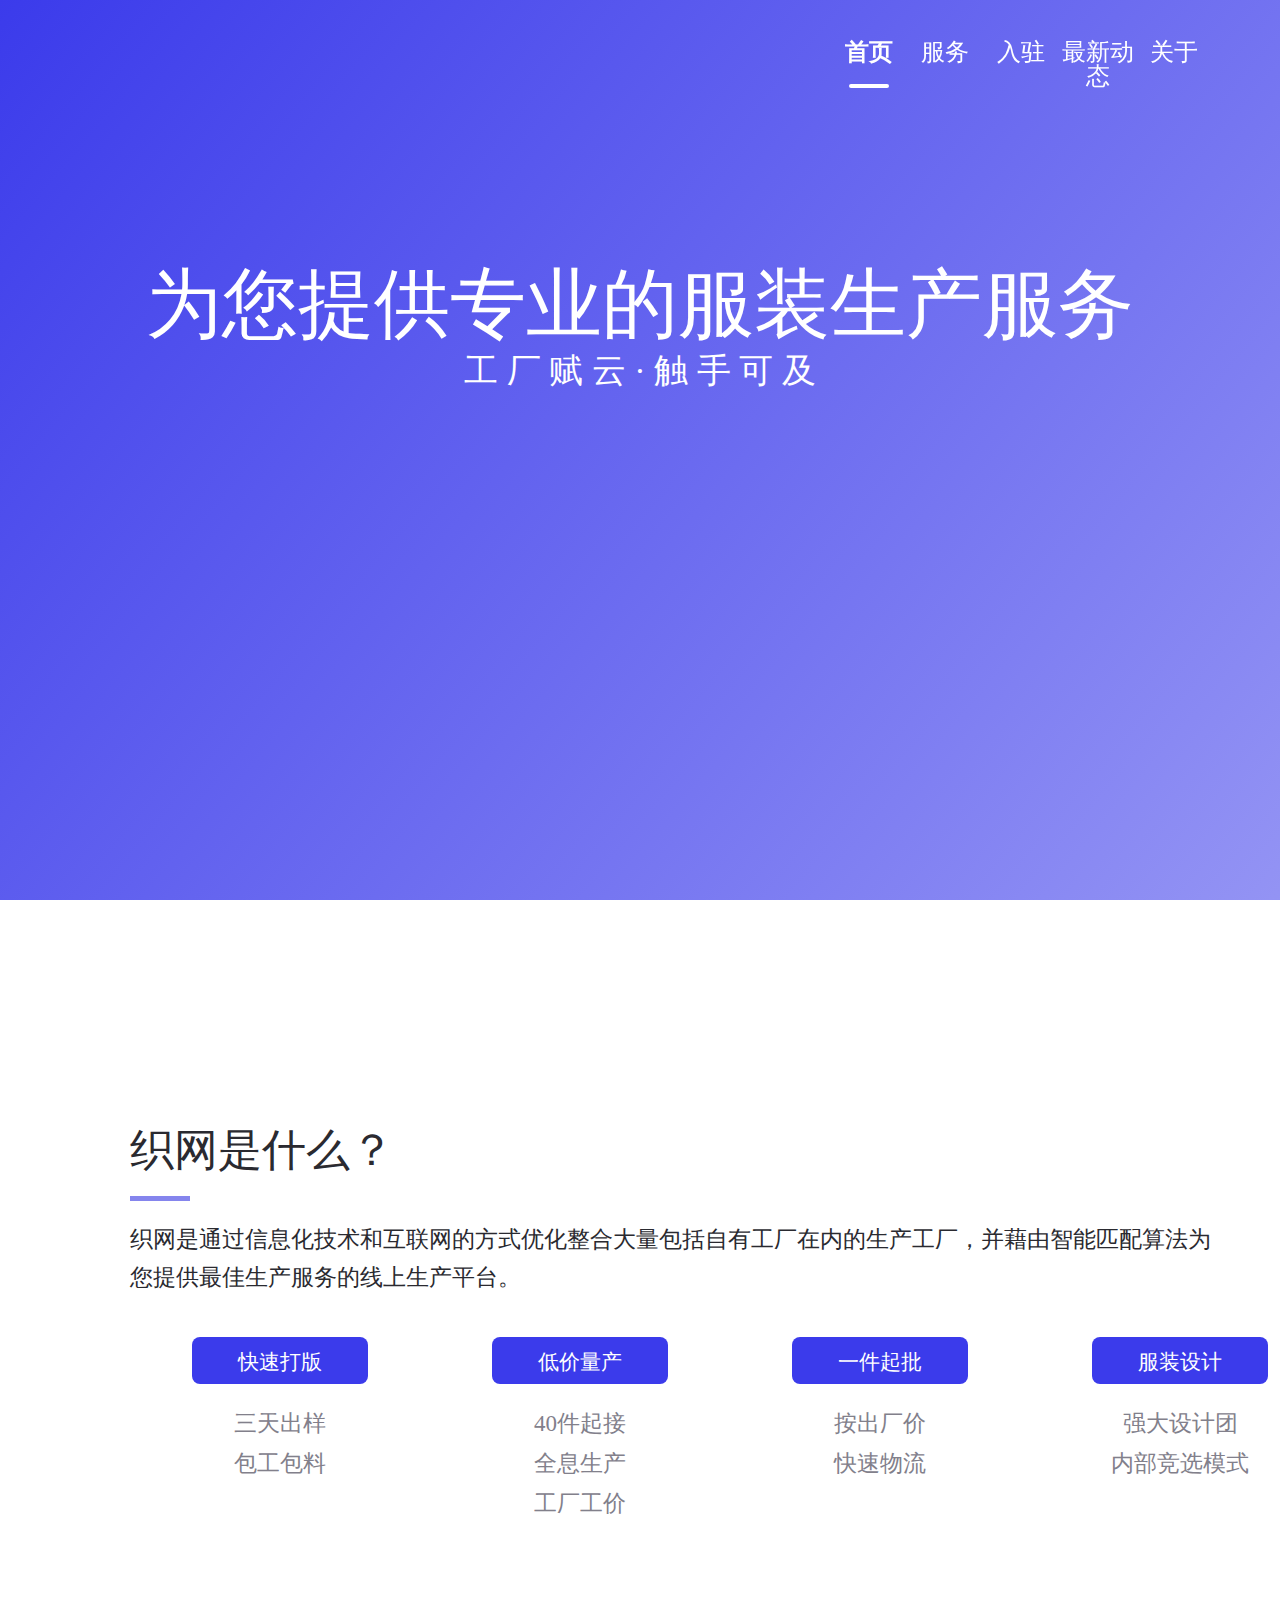
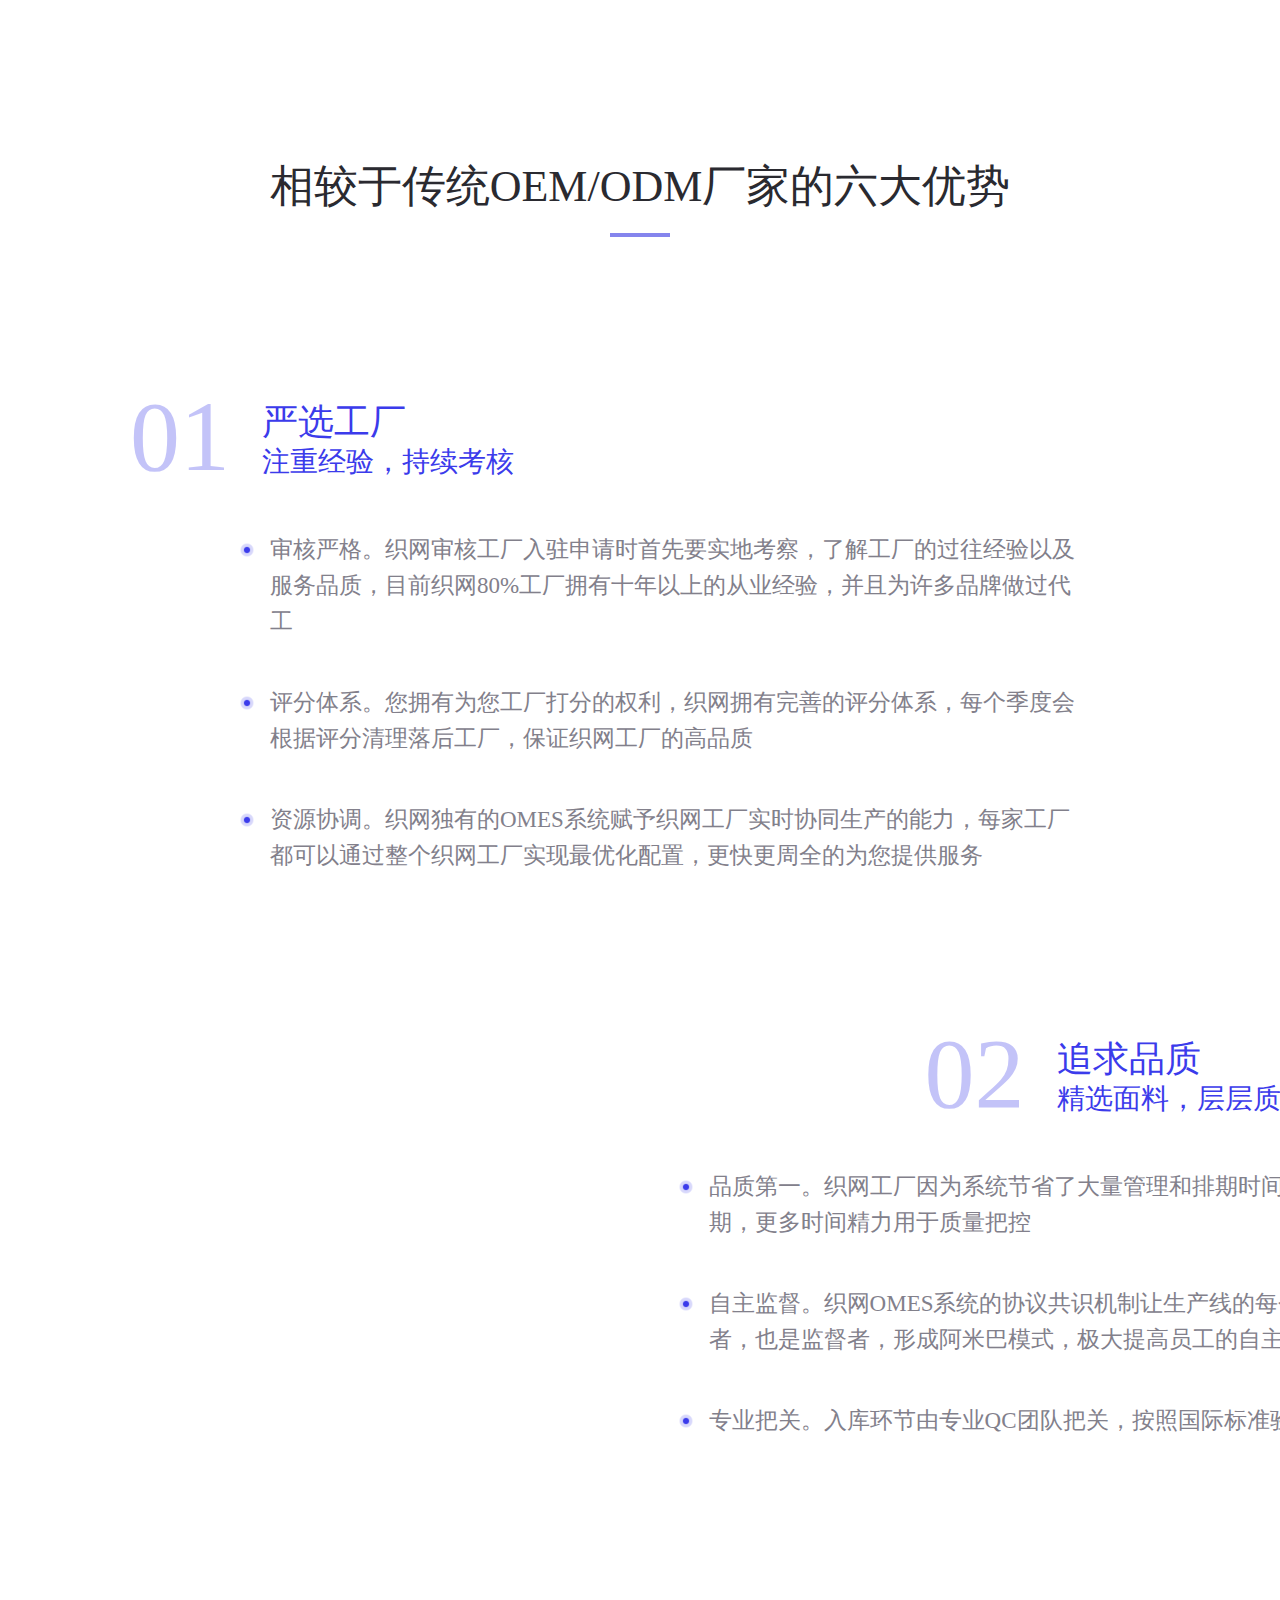
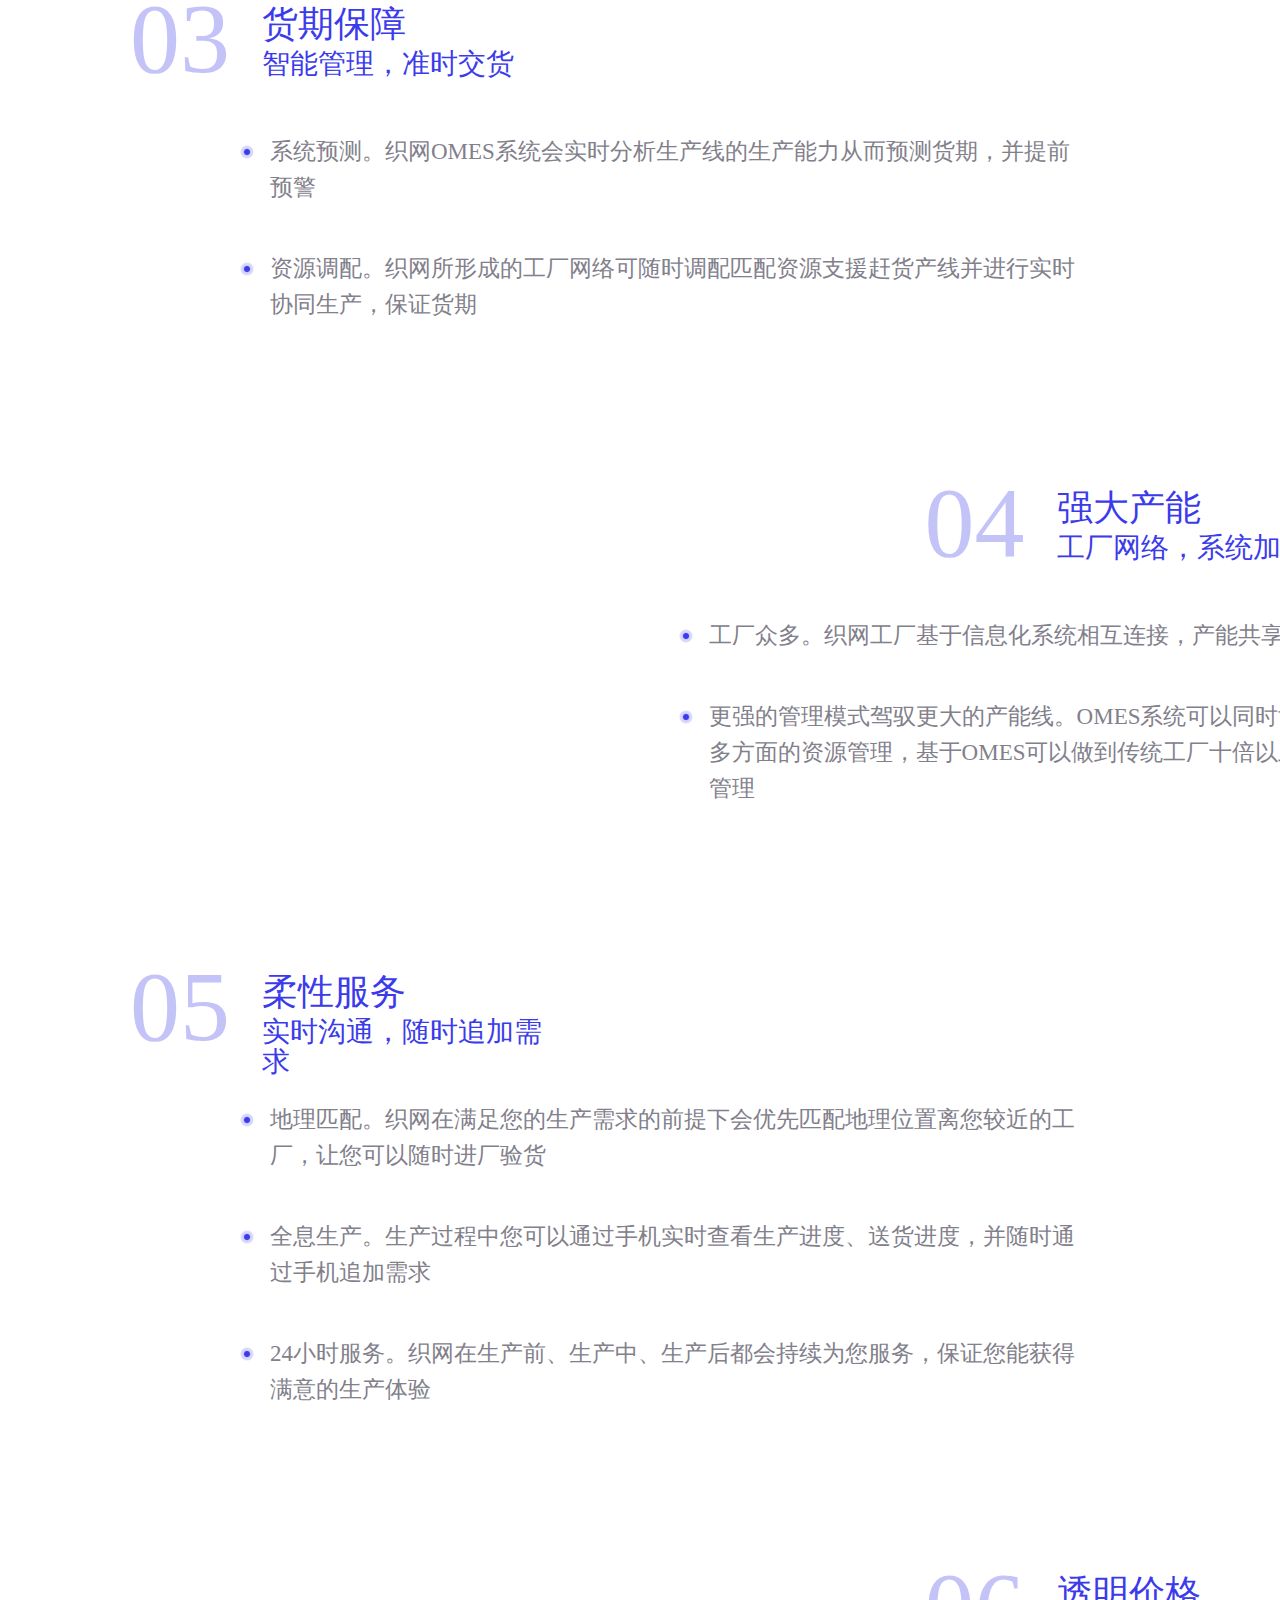
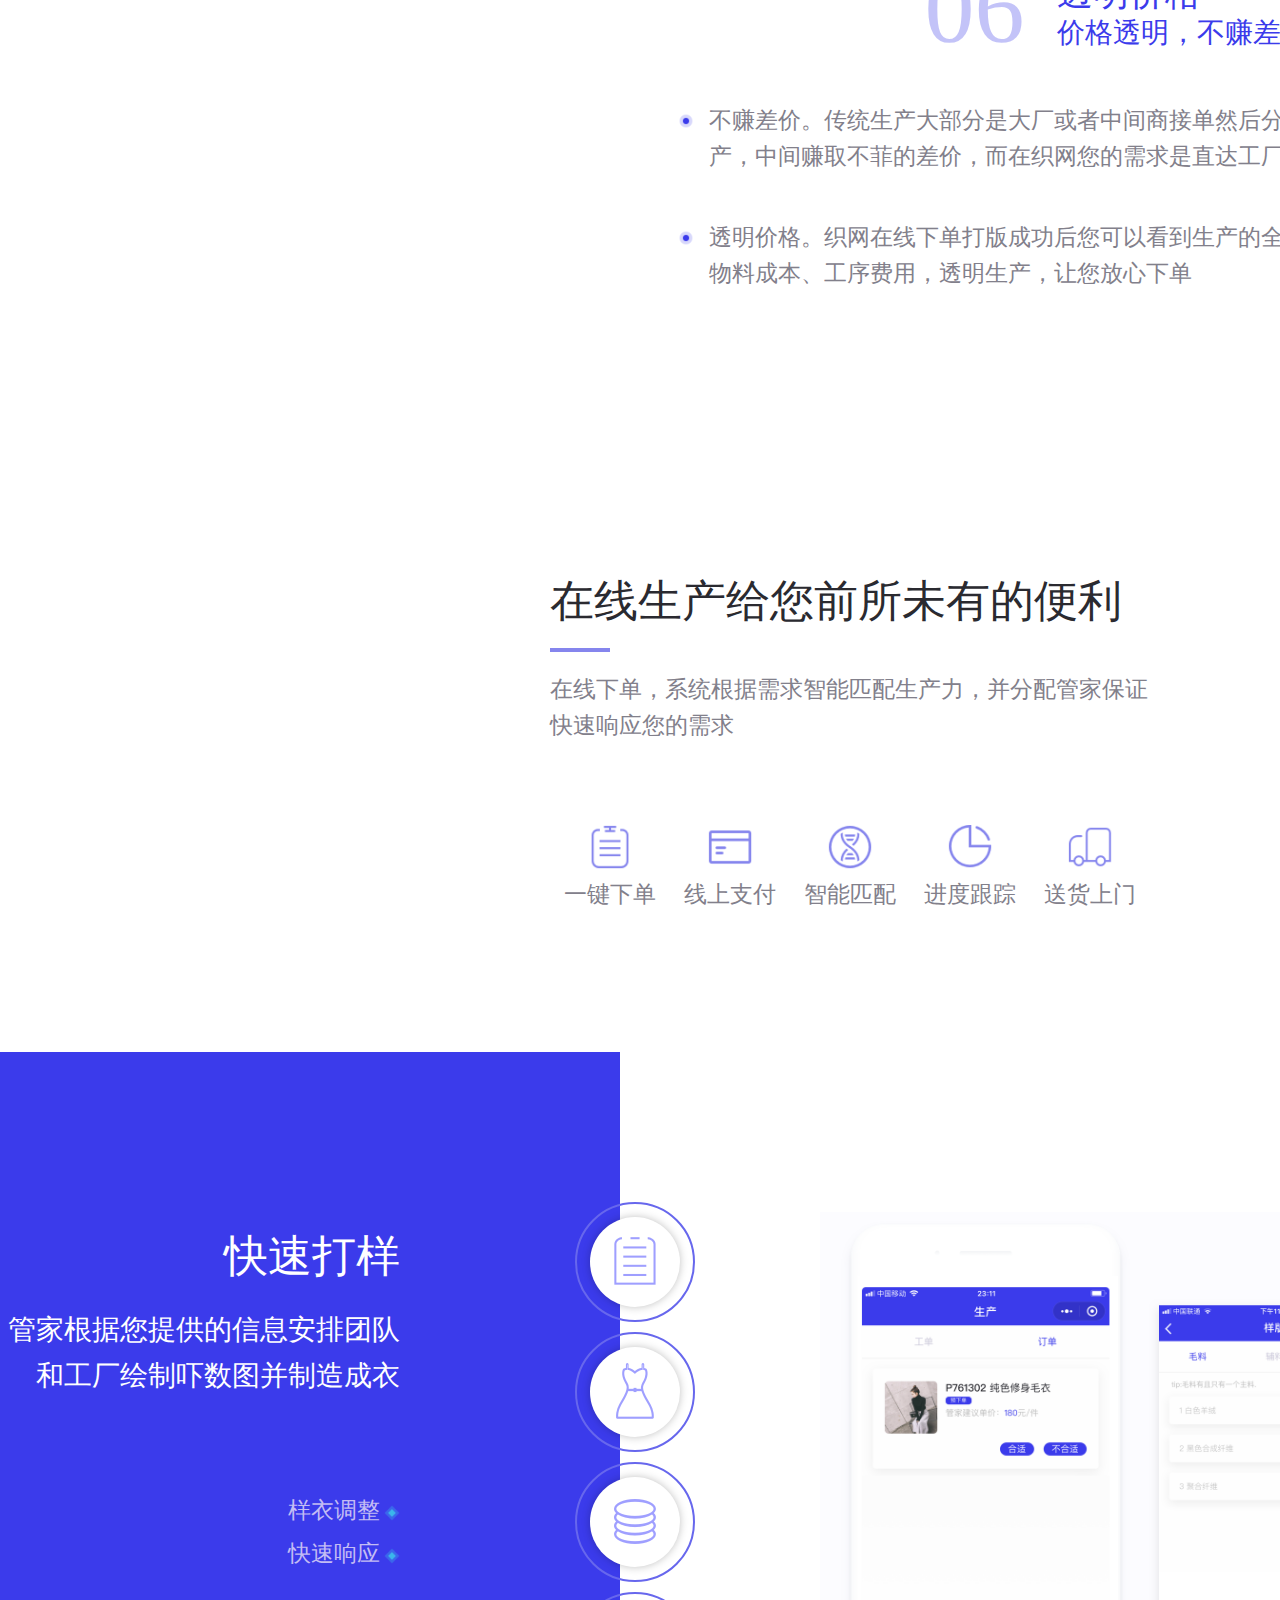
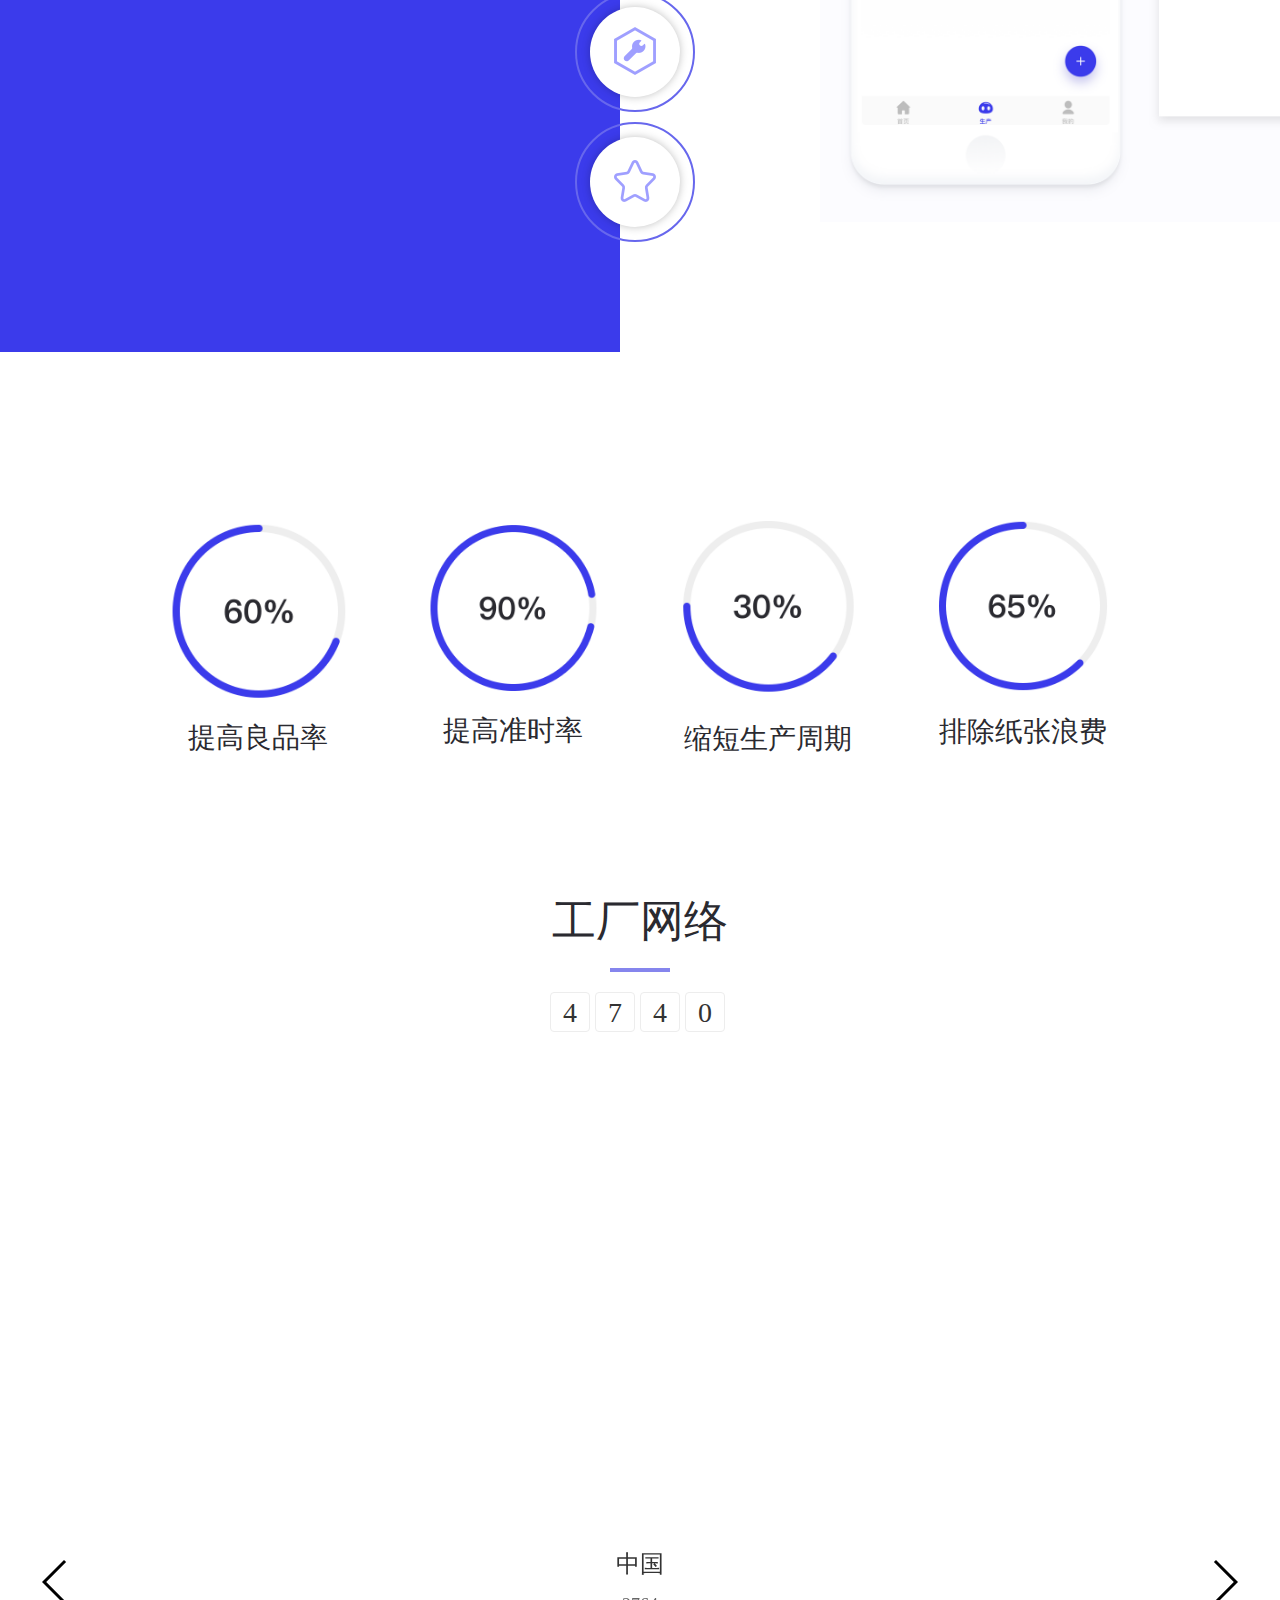
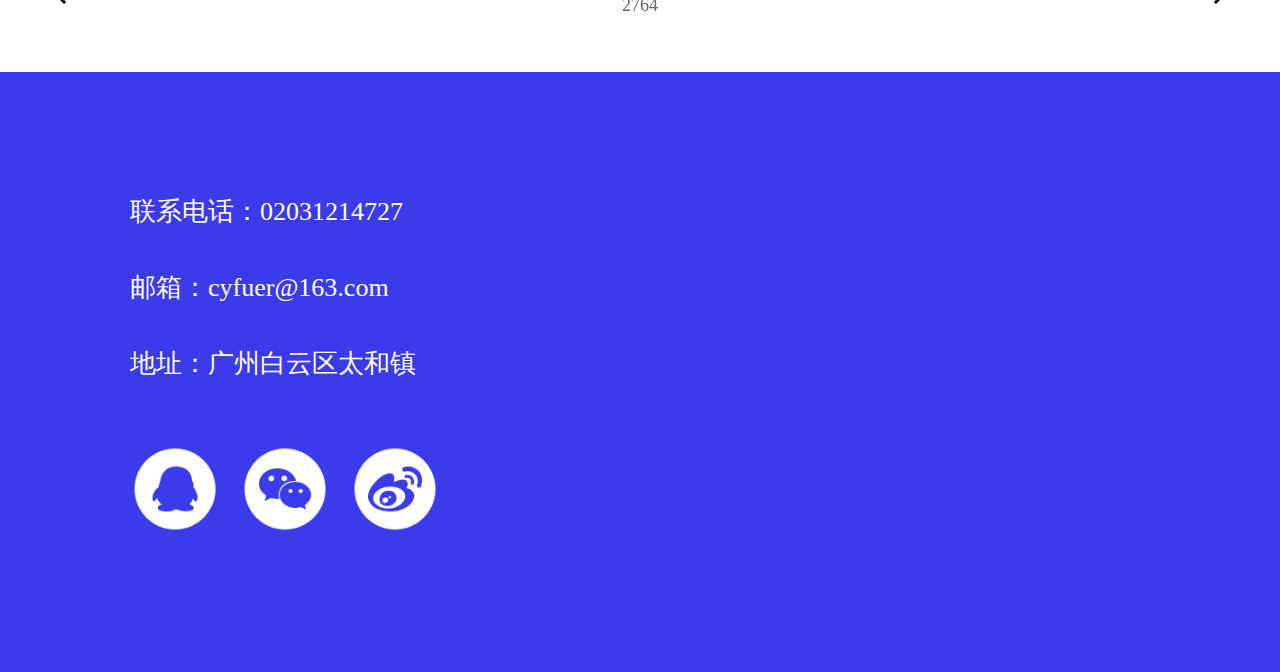
<file: index.html>
<!DOCTYPE html>
<html>
	<head>
		<meta charset="UTF-8">
		<meta name="viewport" content="width=device-width,initial-scale=1,minimum-scale=1,maximum-scale=1,user-scalable=no" />
		<title>织网</title>
		<link rel="stylesheet" type="text/css" href="css/reset.css"/>
		<link rel="stylesheet" type="text/css" href="css/common.css"/>
		<link rel="stylesheet" type="text/css" href="css/swiper.min.css"/>
		<link rel="stylesheet" type="text/css" href="css/index.css"/>
	</head>
	<body>
		<section class="main-content">
			<header class="main-herder" >
				<div class="left-title">
				</div>
				<nav class="nav-right">
					<ul class="nav-list">
						<li class="nav-item active">首页 <div class="line"></div>  </li>
						<li class="nav-item ">服务 <div class="line"></div> </li>
						<li class="nav-item join">入驻 <div class="line"></div>
							<ul class="sub-nav">
								<li class="sub-nav-item" >设计师</li>
								<li class="sub-nav-item" >合伙人</li>
								<li class="sub-nav-item" >入驻</li>
							</ul>
						</li>
						<li class="nav-item">最新动态 <div class="line"></div> </li>
						<li class="nav-item">关于 <div class="line"></div> </li>
					</ul>
				</nav>
				
			</header>
			
			<div class="banner">

				<h1 class="banner-title">为您提供专业的服装生产服务</h1>
				<h2 class="banner-txt">工  厂  赋  云  ·  触  手  可  及</h2>
			</div>
			
			<div class="content">
				
				<div class="content-box">
					<h2 class="title">织网是什么？</h2>
					<p class="instructions">织网是通过信息化技术和互联网的方式优化整合大量包括自有工厂在内的生产工厂，并藉由智能匹配算法为您提供最佳生产服务的线上生产平台。</p>
					
					<ul class="instructionsList">
						<li class="instructionsItem">
							<button class="b-btn">快速打版</button>
							<p class="txt-info">三天出样</p>
							<p class="txt-info">包工包料</p>
						</li>
						
						<li class="instructionsItem">
							<button class="b-btn">低价量产</button>
							<p class="txt-info">40件起接</p>
							<p class="txt-info">全息生产</p>
							<p class="txt-info">工厂工价</p>
						</li>
						
						<li class="instructionsItem">
							<button class="b-btn">一件起批</button>
							<p class="txt-info">按出厂价</p>
							<p class="txt-info">快速物流</p>
						</li>
						
						<li class="instructionsItem">
							<button class="b-btn">服装设计</button>
							<p class="txt-info">强大设计团</p>
							<p class="txt-info">内部竞选模式</p>
						</li>						
					</ul>
				</div>
				
				
				
				
				
				
				
				
			</div>
			
			
			
			<div class="about">
				
				<h2 class="title-center" >相较于传统OEM/ODM厂家的六大优势</h2>
				
				<div class="info-content left-box">
					
					<h3 class="sub-title">
						<div class="numbers">01</div>
						<div class="title-box">
							<p class="title-txt" >严选工厂</p>
							<p class="title-txt-sub">注重经验，持续考核</p>
						</div>
					</h3>
					<ul class="info-list">
						<li class="info-item" >审核严格。织网审核工厂入驻申请时首先要实地考察，了解工厂的过往经验以及服务品质，目前织网80%工厂拥有十年以上的从业经验，并且为许多品牌做过代工</li>
						<li class="info-item" >评分体系。您拥有为您工厂打分的权利，织网拥有完善的评分体系，每个季度会根据评分清理落后工厂，保证织网工厂的高品质</li>						
						<li class="info-item" >资源协调。织网独有的OMES系统赋予织网工厂实时协同生产的能力，每家工厂都可以通过整个织网工厂实现最优化配置，更快更周全的为您提供服务</li>
					
					</ul>
					
					
				</div>
				
				
				
				<div class="info-content right-box">
					
					<h3 class="sub-title">
						<div class="numbers">02</div>
						<div class="title-box">
							<p class="title-txt" >追求品质</p>
							<p class="title-txt-sub">精选面料，层层质检</p>
						</div>
					</h3>
					<ul class="info-list">
						<li class="info-item" >品质第一。织网工厂因为系统节省了大量管理和排期时间，轻松保证速度和货期，更多时间精力用于质量把控</li>
						<li class="info-item" >自主监督。织网OMES系统的协议共识机制让生产线的每个工序岗位既是执行者，也是监督者，形成阿米巴模式，极大提高员工的自主监督意识</li>						
						<li class="info-item" >专业把关。入库环节由专业QC团队把关，按照国际标准验货，ISO9001质量认证</li>
					
					</ul>
					
					
				</div>				
				
				
				
				<div class="info-content left-box">
					
					<h3 class="sub-title">
						<div class="numbers">03</div>
						<div class="title-box">
							<p class="title-txt" >货期保障</p>
							<p class="title-txt-sub">智能管理，准时交货</p>
						</div>
					</h3>
					<ul class="info-list">
						<li class="info-item" >系统预测。织网OMES系统会实时分析生产线的生产能力从而预测货期，并提前预警</li>
						<li class="info-item" >资源调配。织网所形成的工厂网络可随时调配匹配资源支援赶货产线并进行实时协同生产，保证货期</li>							
					</ul>
					
					
				</div>				

				<div class="info-content right-box">
					
					<h3 class="sub-title">
						<div class="numbers">04</div>
						<div class="title-box">
							<p class="title-txt" >强大产能</p>
							<p class="title-txt-sub">工厂网络，系统加持</p>
						</div>
					</h3>
					<ul class="info-list">
						<li class="info-item" >工厂众多。织网工厂基于信息化系统相互连接，产能共享</li>
						<li class="info-item" >更强的管理模式驾驭更大的产能线。OMES系统可以同时协调资金、物料、人力多方面的资源管理，基于OMES可以做到传统工厂十倍以上的人力、物料、生产管理</li>						
					
					</ul>
					
					
				</div>	
				
				
				<div class="info-content left-box">
					
					<h3 class="sub-title">
						<div class="numbers">05</div>
						<div class="title-box">
							<p class="title-txt" >柔性服务</p>
							<p class="title-txt-sub">实时沟通，随时追加需求</p>
						</div>
					</h3>
					<ul class="info-list">
						<li class="info-item" >地理匹配。织网在满足您的生产需求的前提下会优先匹配地理位置离您较近的工厂，让您可以随时进厂验货</li>
						<li class="info-item" >全息生产。生产过程中您可以通过手机实时查看生产进度、送货进度，并随时通过手机追加需求</li>	
						<li class="info-item" >24小时服务。织网在生产前、生产中、生产后都会持续为您服务，保证您能获得满意的生产体验</li>
					</ul>
					
					
				</div>					
				
				
				<div class="info-content right-box">
					
					<h3 class="sub-title">
						<div class="numbers">06</div>
						<div class="title-box">
							<p class="title-txt" >透明价格</p>
							<p class="title-txt-sub">价格透明，不赚差价</p>
						</div>
					</h3>
					<ul class="info-list">
						<li class="info-item" >不赚差价。传统生产大部分是大厂或者中间商接单然后分发给工厂、其他厂家生产，中间赚取不菲的差价，而在织网您的需求是直达工厂的，没有任何人中间商</li>
						<li class="info-item" >透明价格。织网在线下单打版成功后您可以看到生产的全部价格组成，包括各个物料成本、工序费用，透明生产，让您放心下单</li>						
					
					</ul>
					
					
				</div>					
				
				
				
				
			</div>
			
		
			<div class="convenient">
			
			<div class="conv-content">
				<h2 class="con-title">在线生产给您前所未有的便利</h2>
				<p class="con-txt">在线下单，系统根据需求智能匹配生产力，并分配管家保证快速响应您的需求</p>
				<ul class="con-list">
					<li class="con-item" ><img class="bianli" src="/img/index/bianli1.png"/><p>一键下单</p></li>
					<li class="con-item" ><img class="bianli" src="/img/index/bianli2.png"/><p>线上支付</p></li>
					<li class="con-item" ><img class="bianli" src="/img/index/bianli3.png"/><p>智能匹配</p></li>
					<li class="con-item" ><img class="bianli" src="/img/index/bianli4.png"/><p>进度跟踪</p></li>
					<li class="con-item" ><img class="bianli" src="/img/index/bianli5.png"/><p>送货上门</p></li>
				</ul>	
			</div>
			</div>
			
			
			<div class="client-side">
				<div class="blue-side">
					
					<ul class="side-list">
						<li class="side-item" >
							<p class="side-title">快速打样</p>
							<p class="side-txt">管家根据您提供的信息安排团队和工厂绘制吓数图并制造成衣</p>
							<p class="can">样衣调整</p>
							<p class="can">快速响应</p>
						</li>
					</ul>
					
				</div>
				<div class="white-side">
					<img class="phone" src="/img/index/phone.png"/>
				</div>
				
				<ul class="side-btn-list">
					<li class="btn-item" >
						<div class="img-box" >
							<img class="btn-img" src="img/index/bianli1_1.png"/>
						</div>
						
					
					</li>
					<li class="btn-item" >
					<div class="img-box" >
							<img class="btn-img" src="img/index/bianli1_2.png"/>
						</div>
					</li>
					
					<li class="btn-item" >
						<div class="img-box" >
							<img class="btn-img" src="img/index/bianli1_3.png"/>	
						</div>
						
					</li>
					<li class="btn-item" >
						<div class="img-box" >
							<img class="btn-img" src="img/index/bianli1_4.png"/>
						</div>
						
					</li>
					<li class="btn-item" >
						<div class="img-box" >
							<img class="btn-img" src="img/index/bianli1_5.png"/>
						</div>
					</li>
				</ul>
				
			</div>	
			
			
			<div class="percentum">
				
				<ul class="percentum-list">
					<li class="percent-item" >
						<img class="per-img" src="img/index/percent60.jpg"/>
						<p>提高良品率</p>
					</li>
					<li class="percent-item" >
						<img class="per-img" src="img/index/percent90.jpg"/>
						<p>提高准时率</p>
					</li>
					<li class="percent-item" >
						<img class="per-img" src="img/index/percent30.jpg"/>
						<p>缩短生产周期</p>
					</li>
					<li class="percent-item" >
						<img class="per-img" src="img/index/percent65.jpg"/>
						<p>排除纸张浪费</p>
					</li>					
					
				</ul>
				
			</div>
			
						
			<div class="map-content" >
				<h2 class="title-center">
					工厂网络
				</h2>
				<ul class="num-list">
					<li class="num">4</li>
					<li class="num">7</li>
					<li class="num">4</li>
					<li class="num">0</li>
				</ul>
				<div id="container" style="height: 500px;color: #fff;"></div>

				<div class="swiper-container">
				  <div class="swiper-wrapper">
				    <div class="swiper-slide">
							<p class="city-name">中国</p>
							<p class="total">2764</p>				    	
				    </div>
				    <div class="swiper-slide">
							<p class="city-name">韩国</p>
							<p class="total">706</p>				    	
				    </div>
				    <div class="swiper-slide">
							<p class="city-name">美国</p>
							<p class="total">420</p>				    	
				    </div>
				    <div class="swiper-slide">
							<p class="city-name">日本</p>
							<p class="total">99</p>			    	
				    </div>				    
				    <div class="swiper-slide">
							<p class="city-name">德国</p>
							<p class="total">98</p>		    	
				    </div>						    
				    <div class="swiper-slide">
							<p class="city-name">新加坡</p>
							<p class="total">79</p>	    	
				    </div>					    
				  </div>
				    <div class="swiper-button-prev swiper-button-black"></div>
				    <div class="swiper-button-next swiper-button-black"></div>				  
				  
				  
				</div>


				
			</div>			
			
			
			<div class="footer">
				
				<div class="contact">
					<p class="info">联系电话：02031214727</p>
					<p class="info">邮箱：cyfuer@163.com</p>
					<p class="info">地址：广州白云区太和镇</p>
				</div>
				
				<ul class="link-list">
					<li class="link-item" >
						<img src="img/index/contact_qq.png"/>
					</li>					
					<li class="link-item" >
						<img src="img/index/contact_wechat.png"/>
					</li>
					<li class="link-item" >
						<img src="img/index/contact_weibo.png"/>
					</li>								
				</ul>
				

			</div>
			
			

			
		</section>	
		   <script src="js/jquery-2.1.0.js" type="text/javascript" charset="utf-8"></script>
	       <script type="text/javascript" src="http://echarts.baidu.com/gallery/vendors/echarts/echarts.min.js"></script>
	       <script type="text/javascript" src="http://echarts.baidu.com/gallery/vendors/echarts-gl/echarts-gl.min.js"></script>
	       <script type="text/javascript" src="http://echarts.baidu.com/gallery/vendors/echarts-stat/ecStat.min.js"></script>
	       <script type="text/javascript" src="http://echarts.baidu.com/gallery/vendors/echarts/extension/dataTool.min.js"></script>
	       <script type="text/javascript" src="http://echarts.baidu.com/gallery/vendors/echarts/map/js/china.js"></script>
	       <script type="text/javascript" src="http://echarts.baidu.com/gallery/vendors/echarts/map/js/world.js"></script>
	       <script type="text/javascript" src="https://api.map.baidu.com/api?v=2.0&ak=Gkp2kjITvhmTA0VYLa11Dvli9uRwwN6R"></script>
	       <script type="text/javascript" src="http://echarts.baidu.com/gallery/vendors/echarts/extension/bmap.min.js"></script>
	       <script type="text/javascript" src="http://echarts.baidu.com/gallery/vendors/simplex.js"></script>
	       <script src="js/swiper.min.js" type="text/javascript" charset="utf-8"></script>

		<script type="text/javascript">
				$(function(){
					
				var dom = document.getElementById("container");
				var myChart = echarts.init(dom);
				var app = {};
				option = null;
				
				var dataCount = 0;
				var CHUNK_COUNT = 230;
				
				option = {
				    backgroundColor: '#fff',
				    title: {
				        text: '10000000 GPS Points',
				            left: 'center',
				        textStyle: {
				            color: '#fff'
				        }
				    },
				    geo: {
				        map: 'world',
				        roam: true,
				        label: {
				            emphasis: {
				                show: false
				            }
				        },
				        silent: true,
				        itemStyle: {
				            normal: {
				                areaColor: '#e9f0f6',
				                borderColor: '#dee6ec'
				            },
				            emphasis: {
				                areaColor: '#2a333d'
				            }
				        }
				    },
				    series: [{
				        name: '弱',
				        type: 'scatterGL',
				        progressive: 1e6,
				        coordinateSystem: 'geo',
				        symbolSize: 1,
				        zoomScale: 0.002,
				        blendMode: 'lighter',
				        large: true,
				        itemStyle: {
				            color: 'rgb(20, 15, 2)'
				        },
				        postEffect: {
				            enable: true
				        },
				        silent: true,
				        dimensions: ['lng', 'lat'],
				        data: new Float32Array()
				    }]
				};
					var mySwiper = new Swiper('.swiper-container', {
						autoplay: false,//可选选项，自动滑动
						slidesPerView : 6,
						navigation: {
						    nextEl: '.swiper-button-next',
						    prevEl: '.swiper-button-prev',
						  },						
					})				
				
					if (option && typeof option === "object") {
					    myChart.setOption(option, true);
					}					
					
					var top  = $(window).scrollTop()
	
					if( top <= 220){
						
						$(".main-herder").css({'background':'none'});
					
					} else if(top > 220)  {
					
						$(".main-herder").css({'backgroundImage': 'linear-gradient(130deg, #3B3BEB 0%, rgba(59,59,235,0.55) 100%)','backgroundColor':'#fff'});
					
					}					
				})
				

				$(window).scroll(function(){
				// 滚动条距离顶部的距离 大于 200px时
				var top  = $(window).scrollTop()

				if( top <= 220){
					
					$(".main-herder").css({'background':'none'});
				
				} else if(top > 220)  {
				
					$(".main-herder").css({'backgroundImage': 'linear-gradient(130deg, #3B3BEB 0%, rgba(59,59,235,0.55) 100%)','backgroundColor':'#fff'});
				
				}
				});

			
			
			
		</script>
	</body>
</html>
</file>
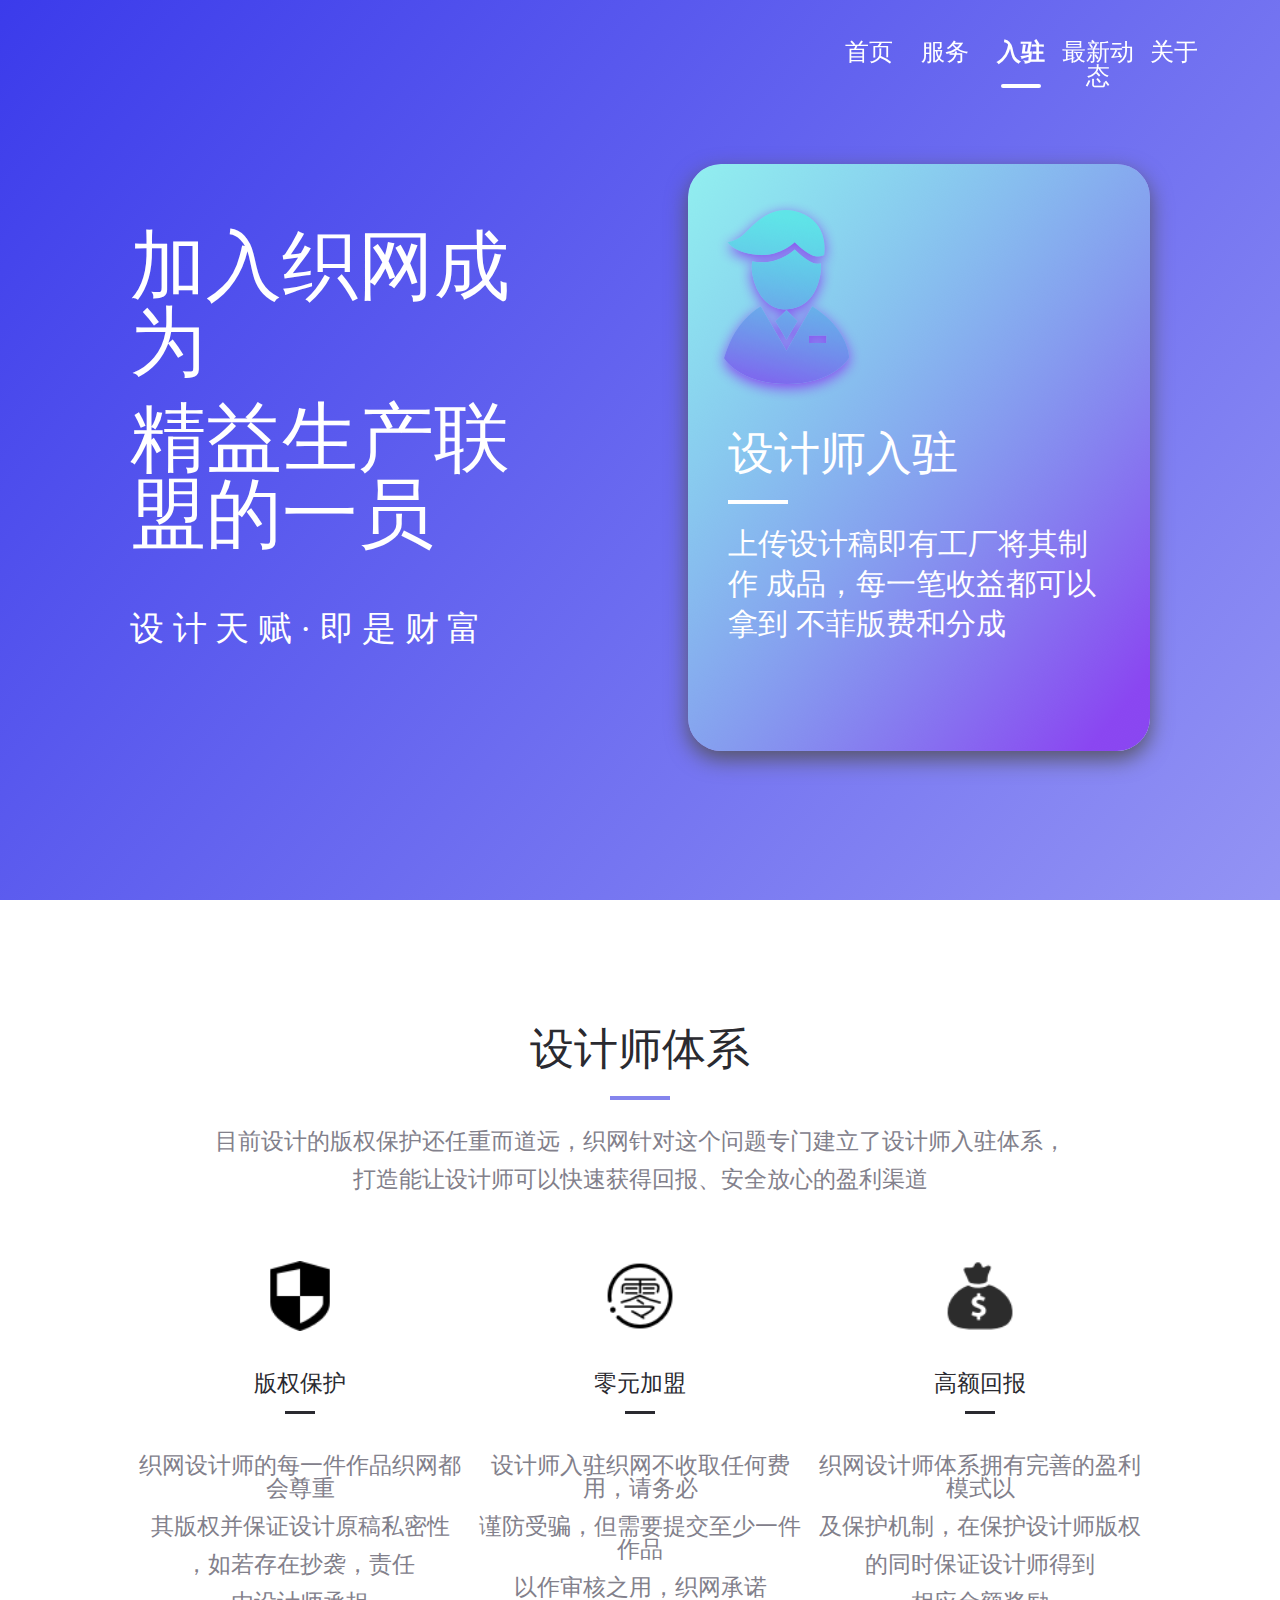
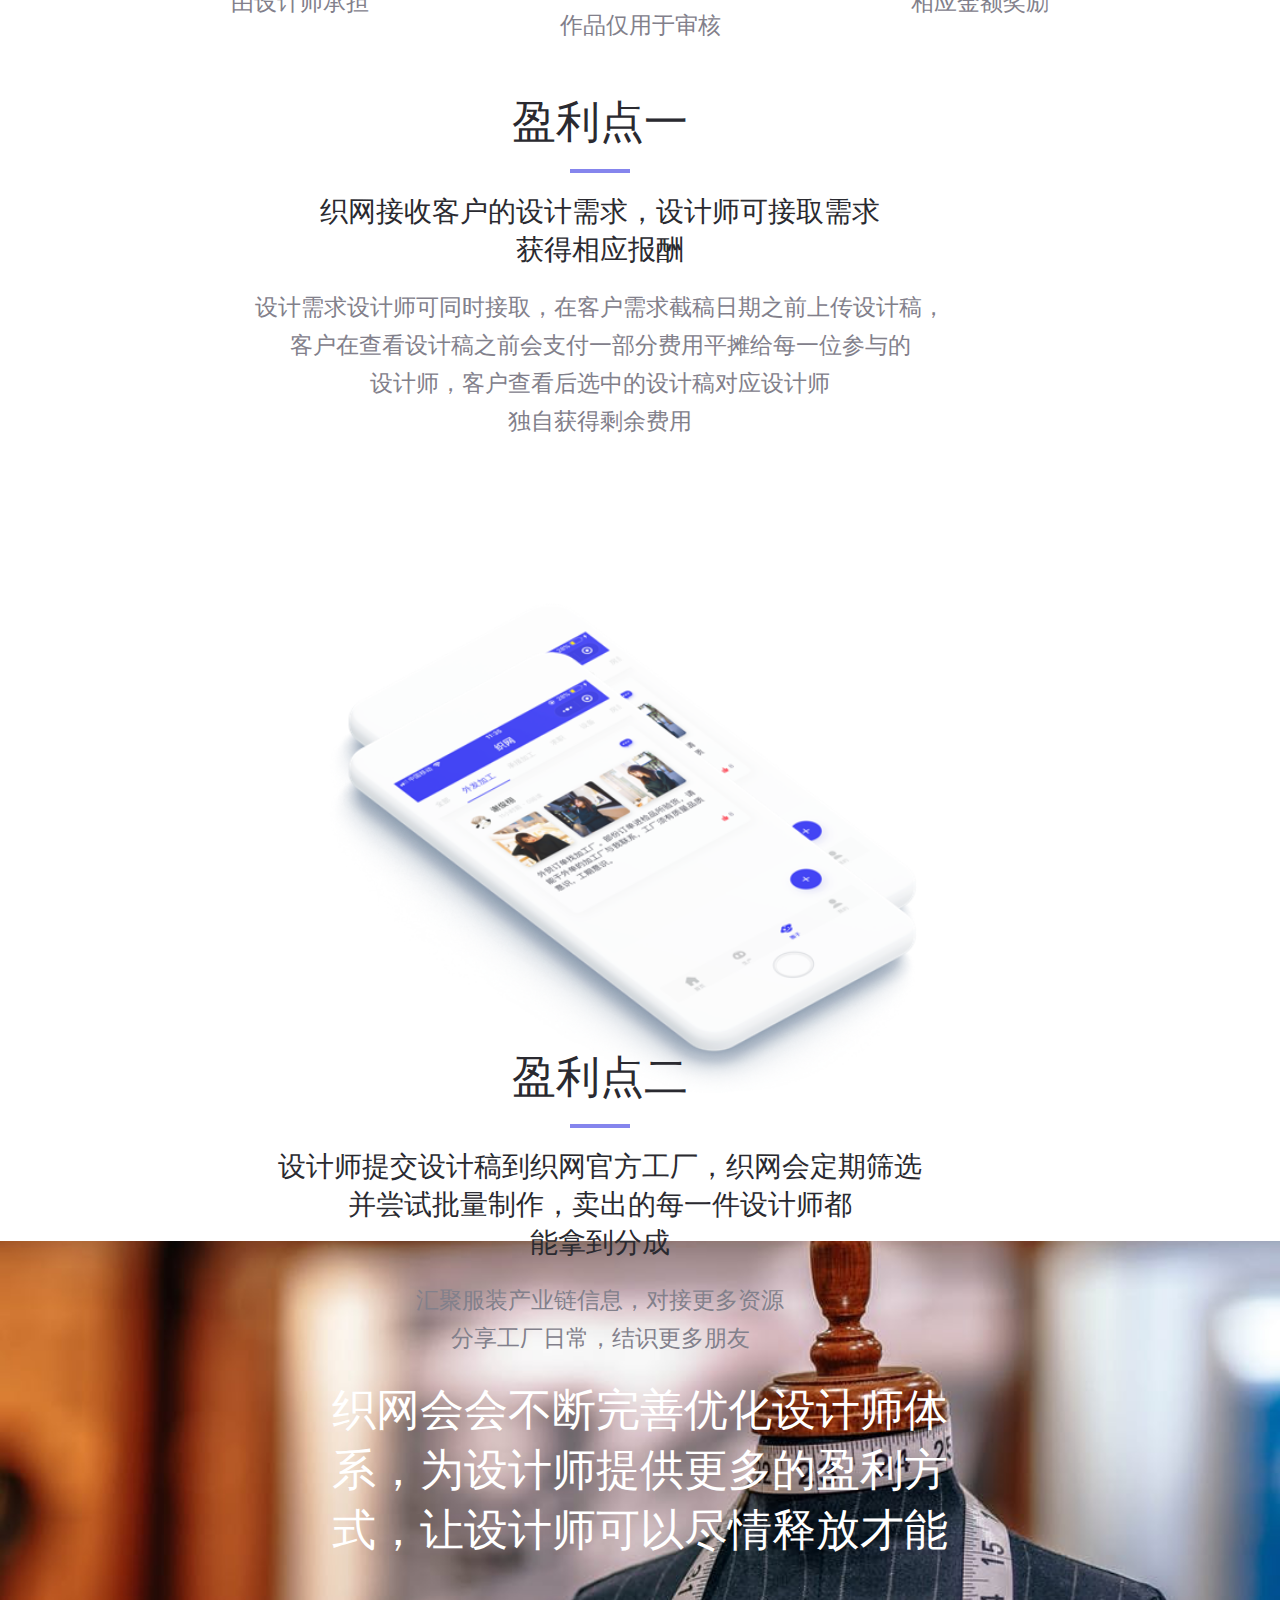
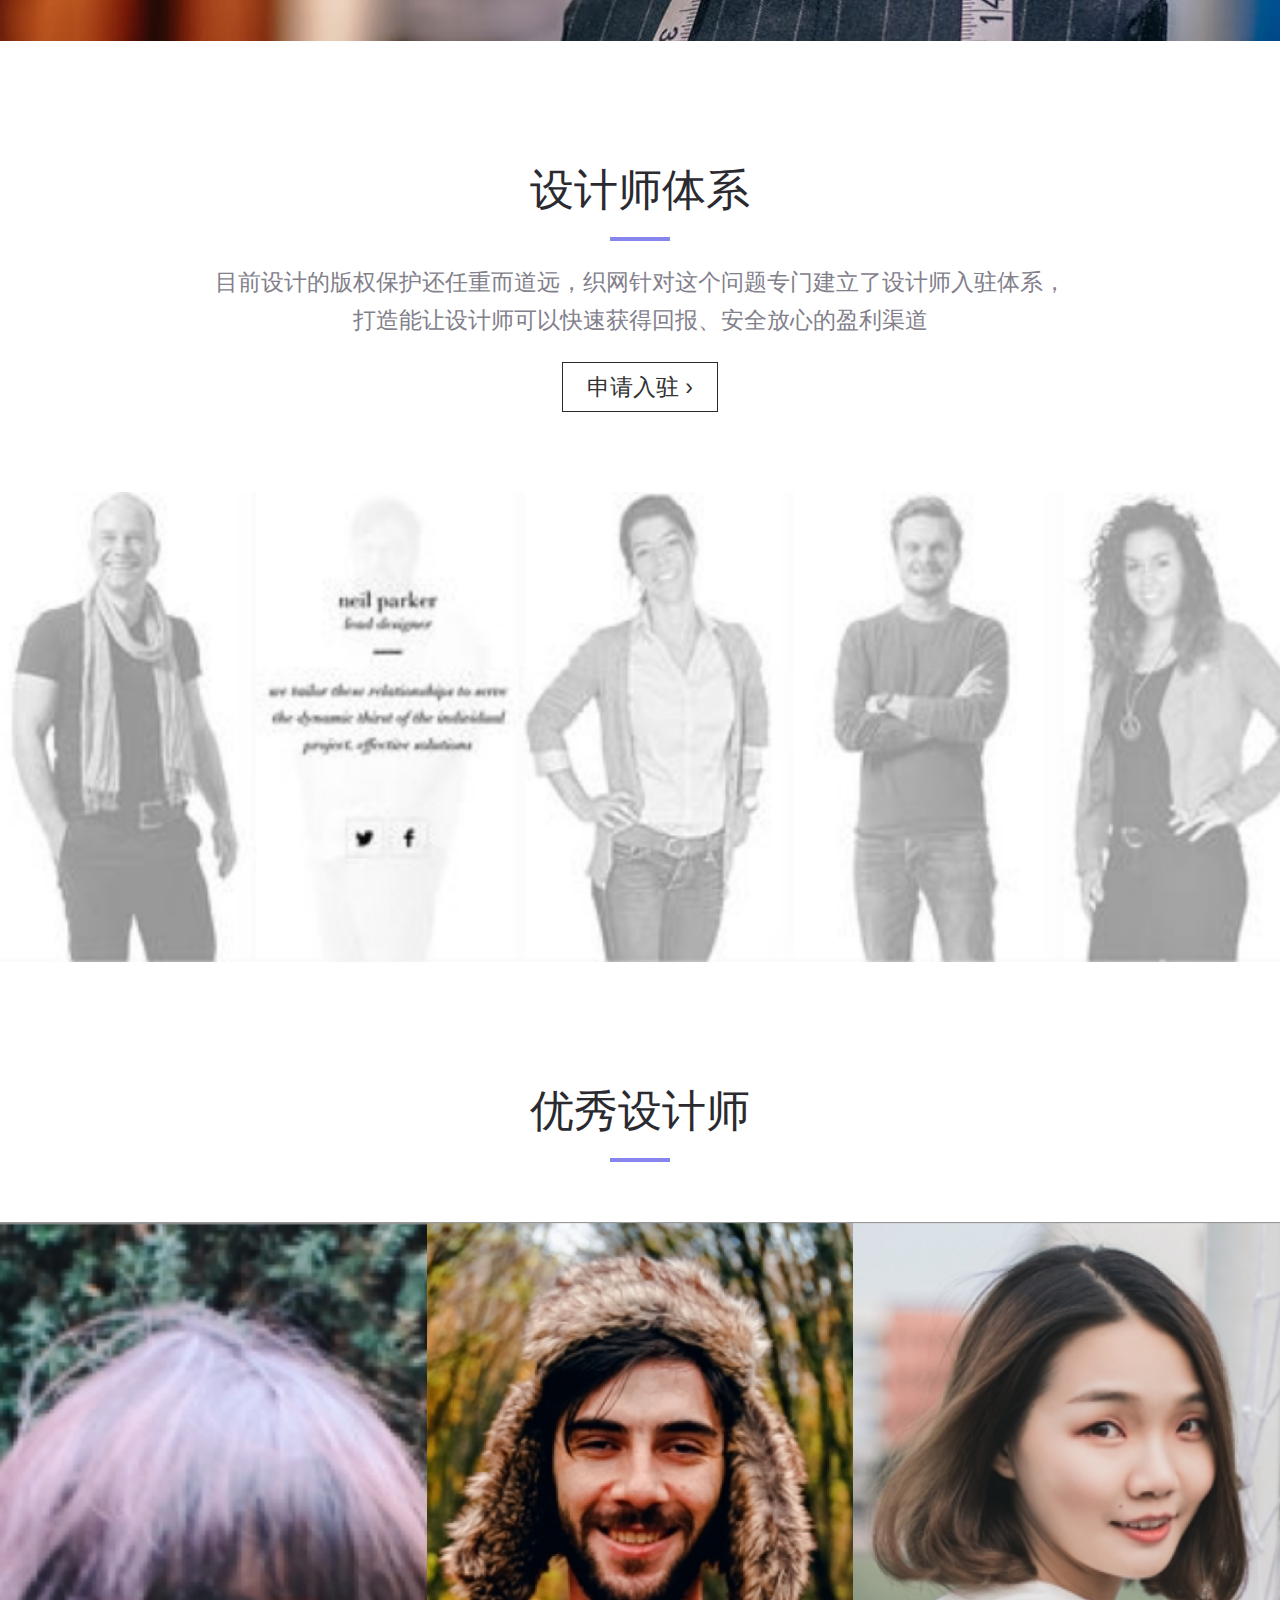
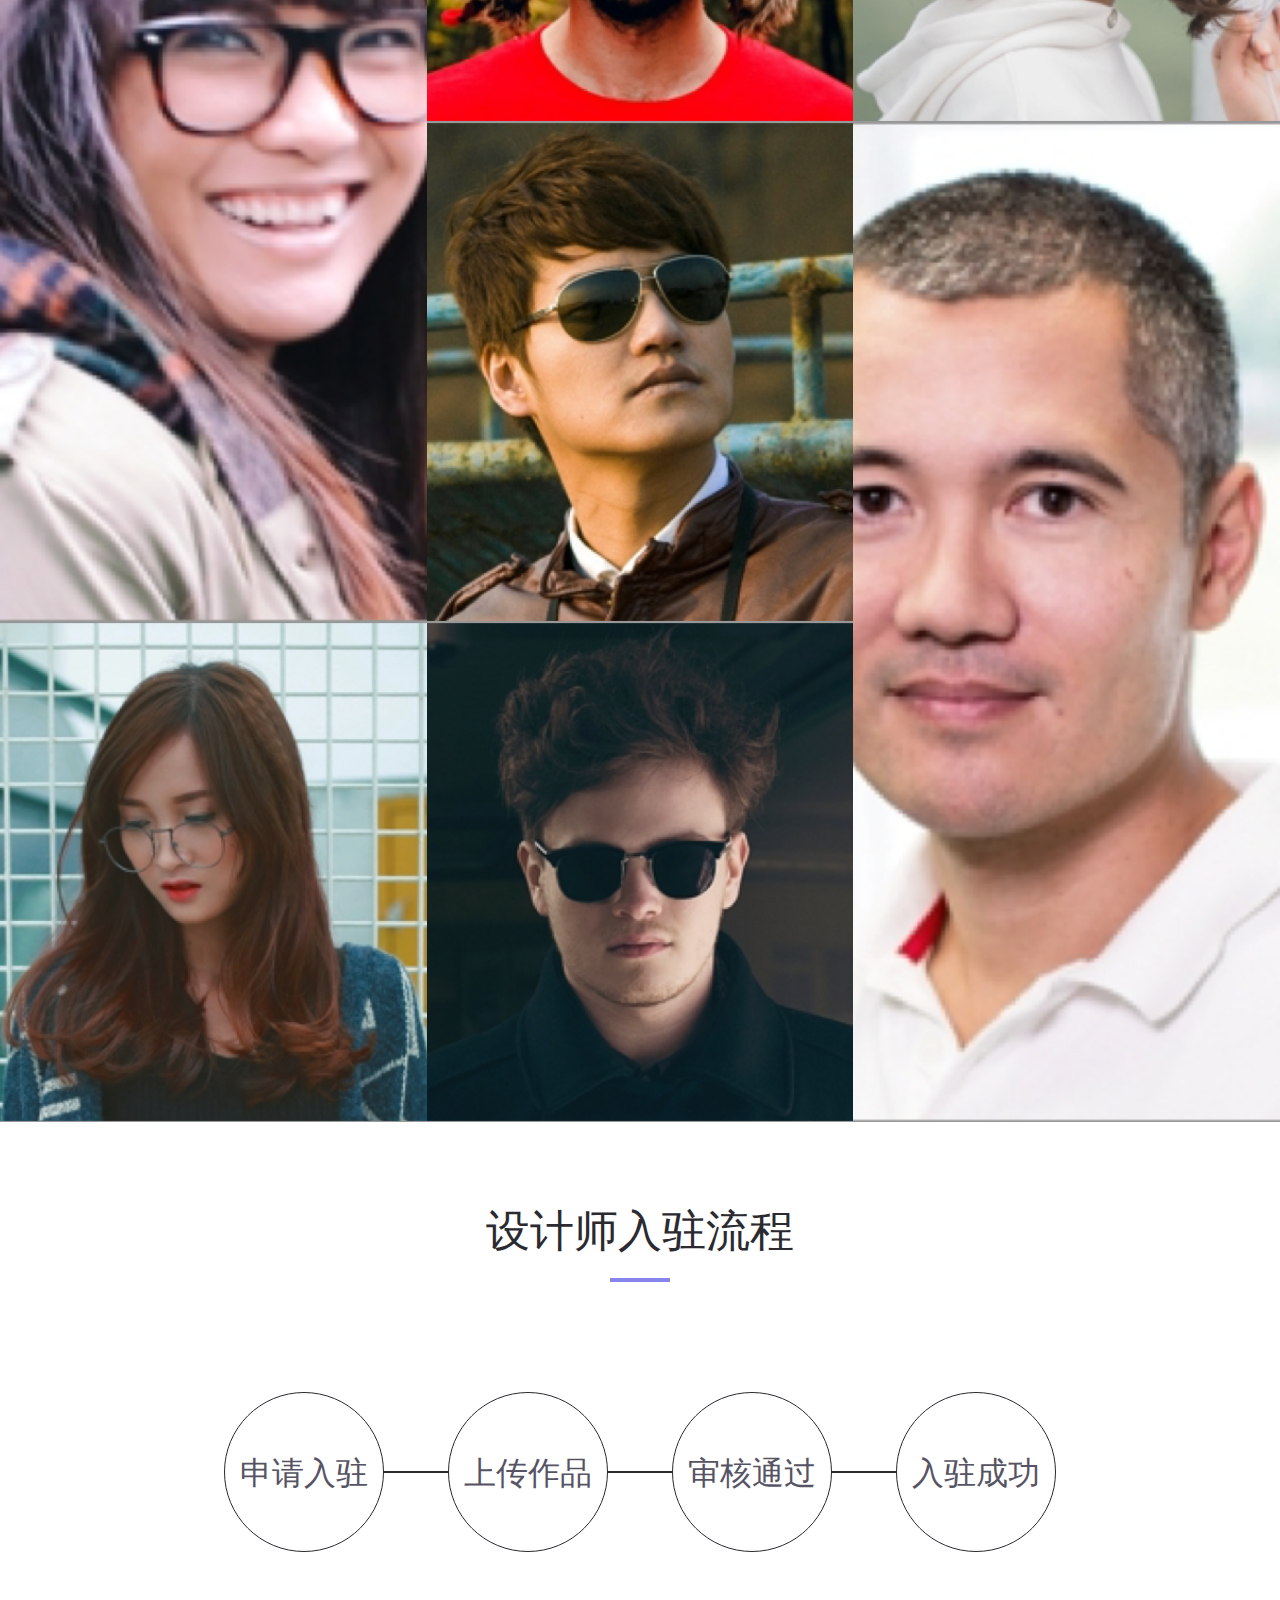
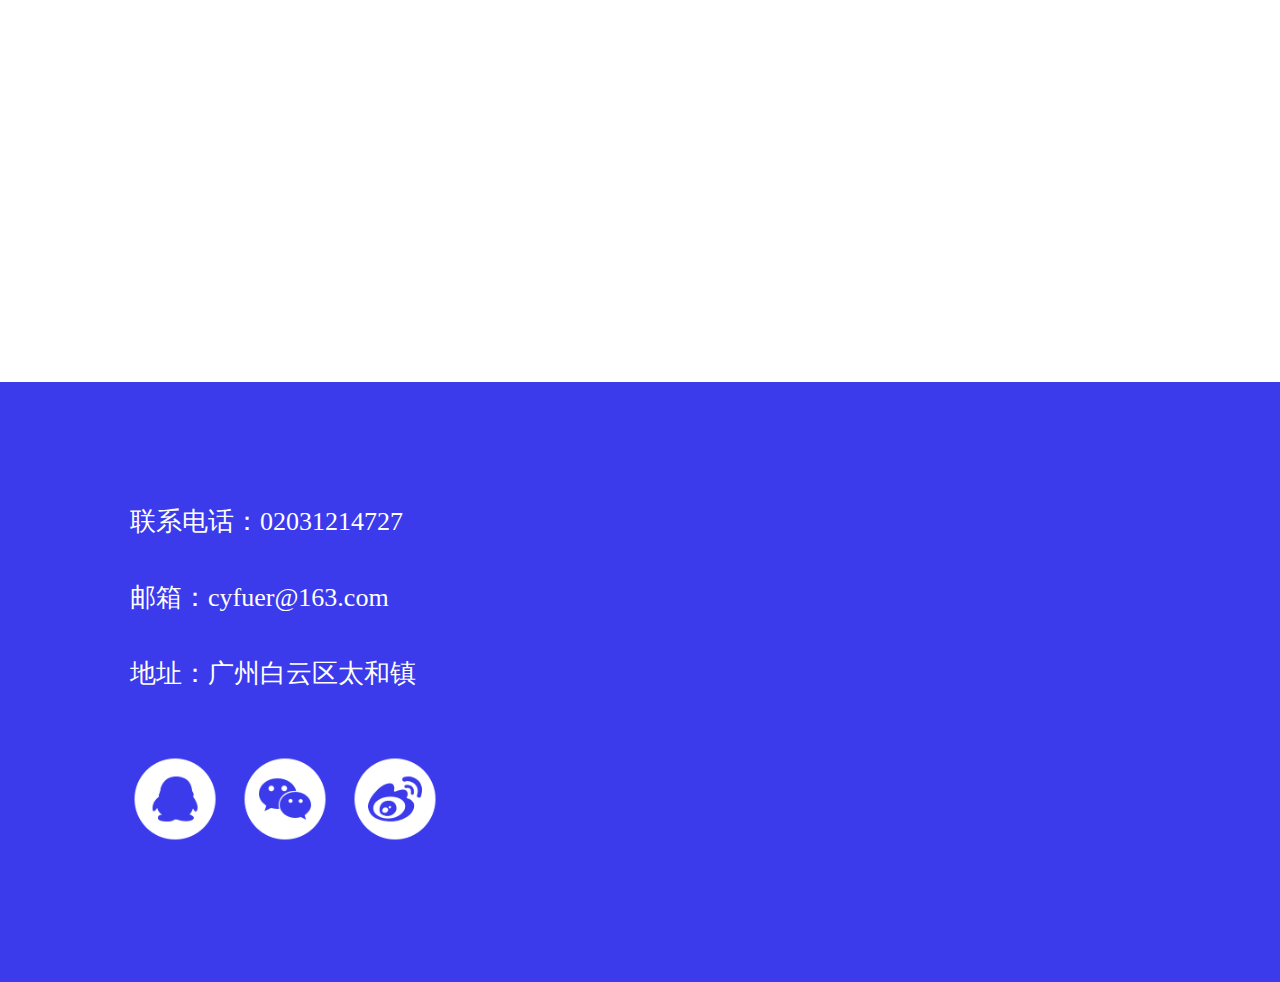
<file: page/join2.html>
<!DOCTYPE html>
<html>
	<head>
		<meta charset="UTF-8">
		<title>织网</title>
		<link rel="stylesheet" type="text/css" href="../css/reset.css"/>
		<link rel="stylesheet" type="text/css" href="../css/common.css"/>
		<link rel="stylesheet" type="text/css" href="../css/join.css"/>
	</head>
	<body>
		<section class="main-content">
			<header class="main-herder" >
				<div class="left-title">
				</div>
				<nav class="nav-right">
					<ul class="nav-list">
						<li class="nav-item">首页 <div class="line"></div>  </li>
						<li class="nav-item ">服务 <div class="line"></div> </li>
						<li class="nav-item join active">入驻 <div class="line"></div>
							<ul class="sub-nav">
								<li class="sub-nav-item" >设计师</li>
								<li class="sub-nav-item" >合伙人</li>
								<li class="sub-nav-item" >入驻</li>
							</ul>
						</li>
						<li class="nav-item">最新动态 <div class="line"></div> </li>
						<li class="nav-item">关于 <div class="line"></div> </li>
					</ul>
				</nav>
				
			</header>
			
			<div class="banner">
				
				<div class="left-txt">
					<h2 class="ban-title">加入织网成为</h2>
					<h2 class="ban-title">精益生产联盟的一员</h2>
					<h3 class="ban-word">设 计 天 赋 · 即 是 财 富</h3>
				</div>
				
				<div class="right-info join2">
					
					<h2 class="right-title">设计师入驻</h2>
					
					<p class="txt-info">
						上传设计稿即有工厂将其制作
						成品，每一笔收益都可以拿到
						不菲版费和分成				
					</p>
				</div>
				
			</div>
			<div class="content">

				<div class="factory  mt100">
					
					<h2 class="title-center">设计师体系</h2>
					<p class="serv-txt" style="margin-top: 30px;" >目前设计的版权保护还任重而道远，织网针对这个问题专门建立了设计师入驻体系，</p>
					<p class="serv-txt">打造能让设计师可以快速获得回报、安全放心的盈利渠道</p>
					<ul class="serv-list">


						<li class="serv-item" >
							<img src="../img/join3/sheji1.png"/>
							<h3 class="serv-name line">版权保护</h3>
							<p class="content-txt">织网设计师的每一件作品织网都会尊重</p>
							<p class="content-txt">其版权并保证设计原稿私密性</p>
							<p class="content-txt">，如若存在抄袭，责任</p>
							<p class="content-txt">由设计师承担</p>
						</li>

						<li class="serv-item" >
							<img src="../img/join3/sheji2.png"/>
							<h3 class="serv-name line">零元加盟</h3>
							<p class="content-txt">设计师入驻织网不收取任何费用，请务必</p>
							<p class="content-txt">谨防受骗，但需要提交至少一件作品</p>
							<p class="content-txt">以作审核之用，织网承诺</p>
							<p class="content-txt">作品仅用于审核</p>							
						</li>	
						<li class="serv-item" >
							<img src="../img/join3/sheji3.png"/>
							<h3 class="serv-name line">高额回报</h3>
							<p class="content-txt">织网设计师体系拥有完善的盈利模式以</p>
							<p class="content-txt">及保护机制，在保护设计师版权</p>
							<p class="content-txt">的同时保证设计师得到</p>
							<p class="content-txt">相应金额奖励</p>							
						</li>							
					</ul>
				</div>

				

				
				
				
				
				<div class="benefits point"  >
					
					<ul class="benefits-list ">
						

						<li class="benefits-item mid-side" >
							
							<div class="point-content">
								<h2 class="title-center">盈利点一</h2>
								<p class="point-sub-title mt20">织网接收客户的设计需求，设计师可接取需求</p>
								<p class="point-sub-title">获得相应报酬</p>
								<ul class="info-list">
									<li class="point-txt mt20" >设计需求设计师可同时接取，在客户需求截稿日期之前上传设计稿，</li>
									<li class="point-txt" >客户在查看设计稿之前会支付一部分费用平摊给每一位参与的</li>
									<li class="point-txt" >设计师，客户查看后选中的设计稿对应设计师</li>
									<li class="point-txt" >独自获得剩余费用</li>
								</ul>
							</div>
							<img src="../img/join1/join/inter3.png"/>
						</li>	


						<li class="benefits-item mid-side" >
							<img src="../img/join1/join/inter3.png"/>
							<div class="point-content">
								<h2 class="title-center">盈利点二</h2>
								<p class="point-sub-title mt20">设计师提交设计稿到织网官方工厂，织网会定期筛选</p>
								<p class="point-sub-title">并尝试批量制作，卖出的每一件设计师都</p>
								<p class="point-sub-title">能拿到分成</p>
								<ul class="info-list">
									<li class="point-txt mt20" >汇聚服装产业链信息，对接更多资源</li>
									<li class="point-txt" >分享工厂日常，结识更多朋友</li>
								</ul>
							</div>
							
						</li>	


					</ul>
					
					
				</div>
				
				
				<div class="bar-mid">
					<p class="bar-txt">织网会会不断完善优化设计师体系，为设计师提供更多的盈利方式，让设计师可以尽情释放才能</p>
				</div>	

				
				
				<div class="factory  mt100">
					
					<h2 class="title-center">设计师体系</h2>
					<p class="serv-txt" style="margin-top: 30px;" >目前设计的版权保护还任重而道远，织网针对这个问题专门建立了设计师入驻体系，</p>
					<p class="serv-txt">打造能让设计师可以快速获得回报、安全放心的盈利渠道</p>
					
					<div class="btn-box">
						<button class="btnA">申请入驻&nbsp;›</button>
					</div>
					
					<div class="bar">
						
					</div>
					
				</div>				

				
				
				<div class="designer">
					
					<h2 class="title-center mt60 ">优秀设计师</h2>
					
					<ul class="designer-lisy mt60">
						<li class="des-item" >
							<div class="big-designer designer1">
								<div class="des-name">
									- Candy Bruse -
								</div>	
							</div>
							<div class="small-designer designer2">
								<div class="des-name">
									- Candy Bruse -
								</div>	
							</div>							
						</li>
						
						<li class="des-item" >
							<div class="small-designer designer3">
								<div class="des-name">
									- Candy Bruse -
								</div>	
							</div>
							<div class="small-designer designer4">
								<div class="des-name">
									- Candy Bruse -
								</div>	
							</div>
							<div class="small-designer designer5">
								<div class="des-name">
									- Candy Bruse -
								</div>	
							</div>							

						</li>						
						
						
						<li class="des-item" >
							<div class="small-designer designer6">
								<div class="des-name">
									- Candy Bruse -
								</div>	
							</div>
							<div class="big-designer designer7">
								<div class="des-name">
									- Candy Bruse -
								</div>	
							</div>							
						</li>						
						
						
					</ul>
					
				</div>
				
				
				<div class="process">
					<h2 class="title-center mt60 ">设计师入驻流程</h2>
					
					<ul class="process-list">
						<li class="process-item">
							<div class="process-step">
								申请入驻
							</div>							
						</li>
						
						<li class="process-item">
							<div class="process-step">
								上传作品
							</div>							
						</li>						

						<li class="process-item">
							<div class="process-step">
								审核通过
							</div>							
						</li>		

						<li class="process-item">
							<div class="process-step">
								入驻成功
							</div>							
						</li>	

					</ul>
					
				</div>
				
				
				
				
				
				
				
			</div>


			<div class="footer">
				
				<div class="contact">
					<p class="info">联系电话：02031214727</p>
					<p class="info">邮箱：cyfuer@163.com</p>
					<p class="info">地址：广州白云区太和镇</p>
				</div>
				
				<ul class="link-list">
					<li class="link-item" >
						<img src="../img/index/contact_qq.png"/>
					</li>					
					<li class="link-item" >
						<img src="../img/index/contact_wechat.png"/>
					</li>
					<li class="link-item" >
						<img src="../img/index/contact_weibo.png"/>
					</li>								
				</ul>
				

			</div>

		
		

			
		</section>	
		<script src="../js/jquery-2.1.0.js" type="text/javascript" charset="utf-8"></script>

		
		<script type="text/javascript">
			
			$(function(){
				
			
			

					var top  = $(window).scrollTop();
	
					if( top <= 120){
						
						$(".main-herder").css({'background':'none'});
					
					} else if(top > 120)  {
					
						$(".main-herder").css({'backgroundImage': 'linear-gradient(130deg, #3B3BEB 0%, rgba(59,59,235,0.55) 100%)','backgroundColor':'#fff'});
					
					}					

				$(window).scroll(function(){
				// 滚动条距离顶部的距离 大于 200px时
				var top  = $(window).scrollTop()

				if( top <= 120){
					
					$(".main-herder").css({'background':'none'});
				
				} else if(top > 120)  {
				
					$(".main-herder").css({'backgroundImage': 'linear-gradient(130deg, #3B3BEB 0%, rgba(59,59,235,0.55) 100%)','backgroundColor':'#fff'});
				
				}
				});
})
		</script>
	</body>
</html>
</file>
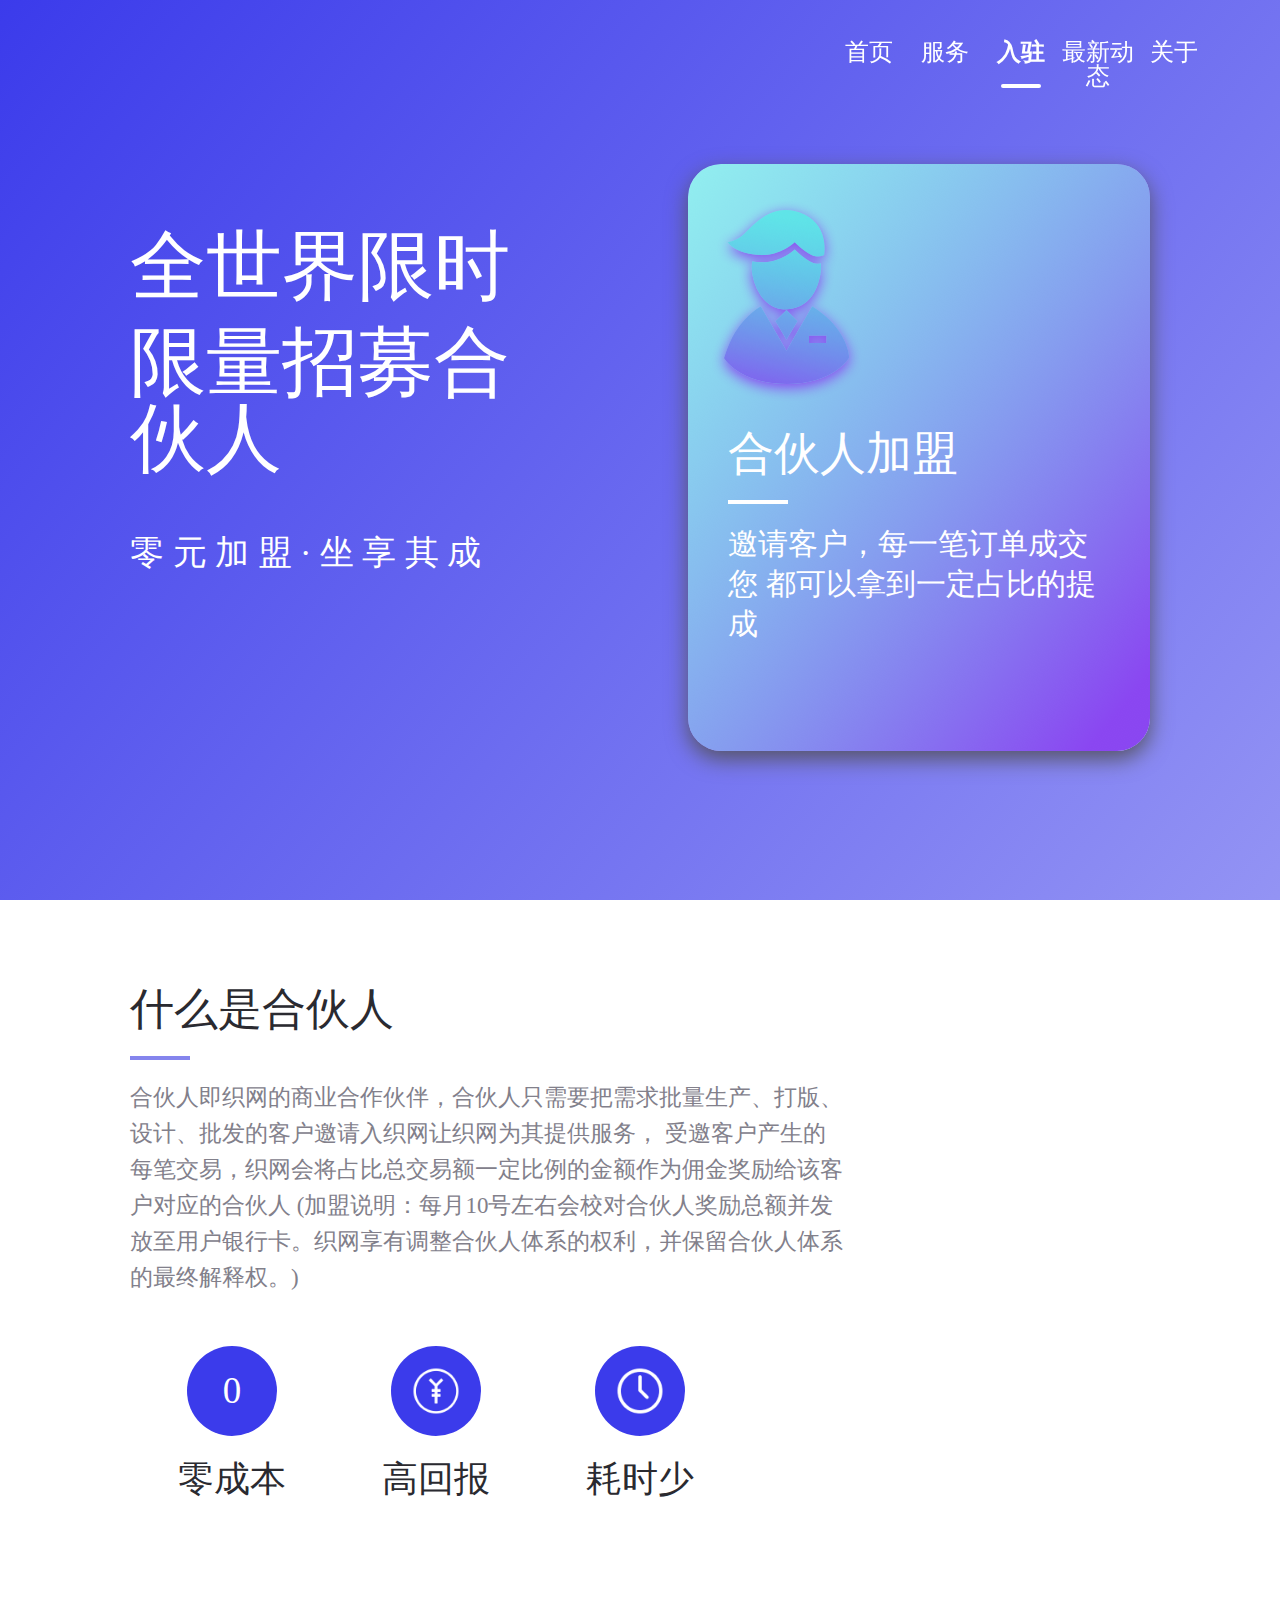
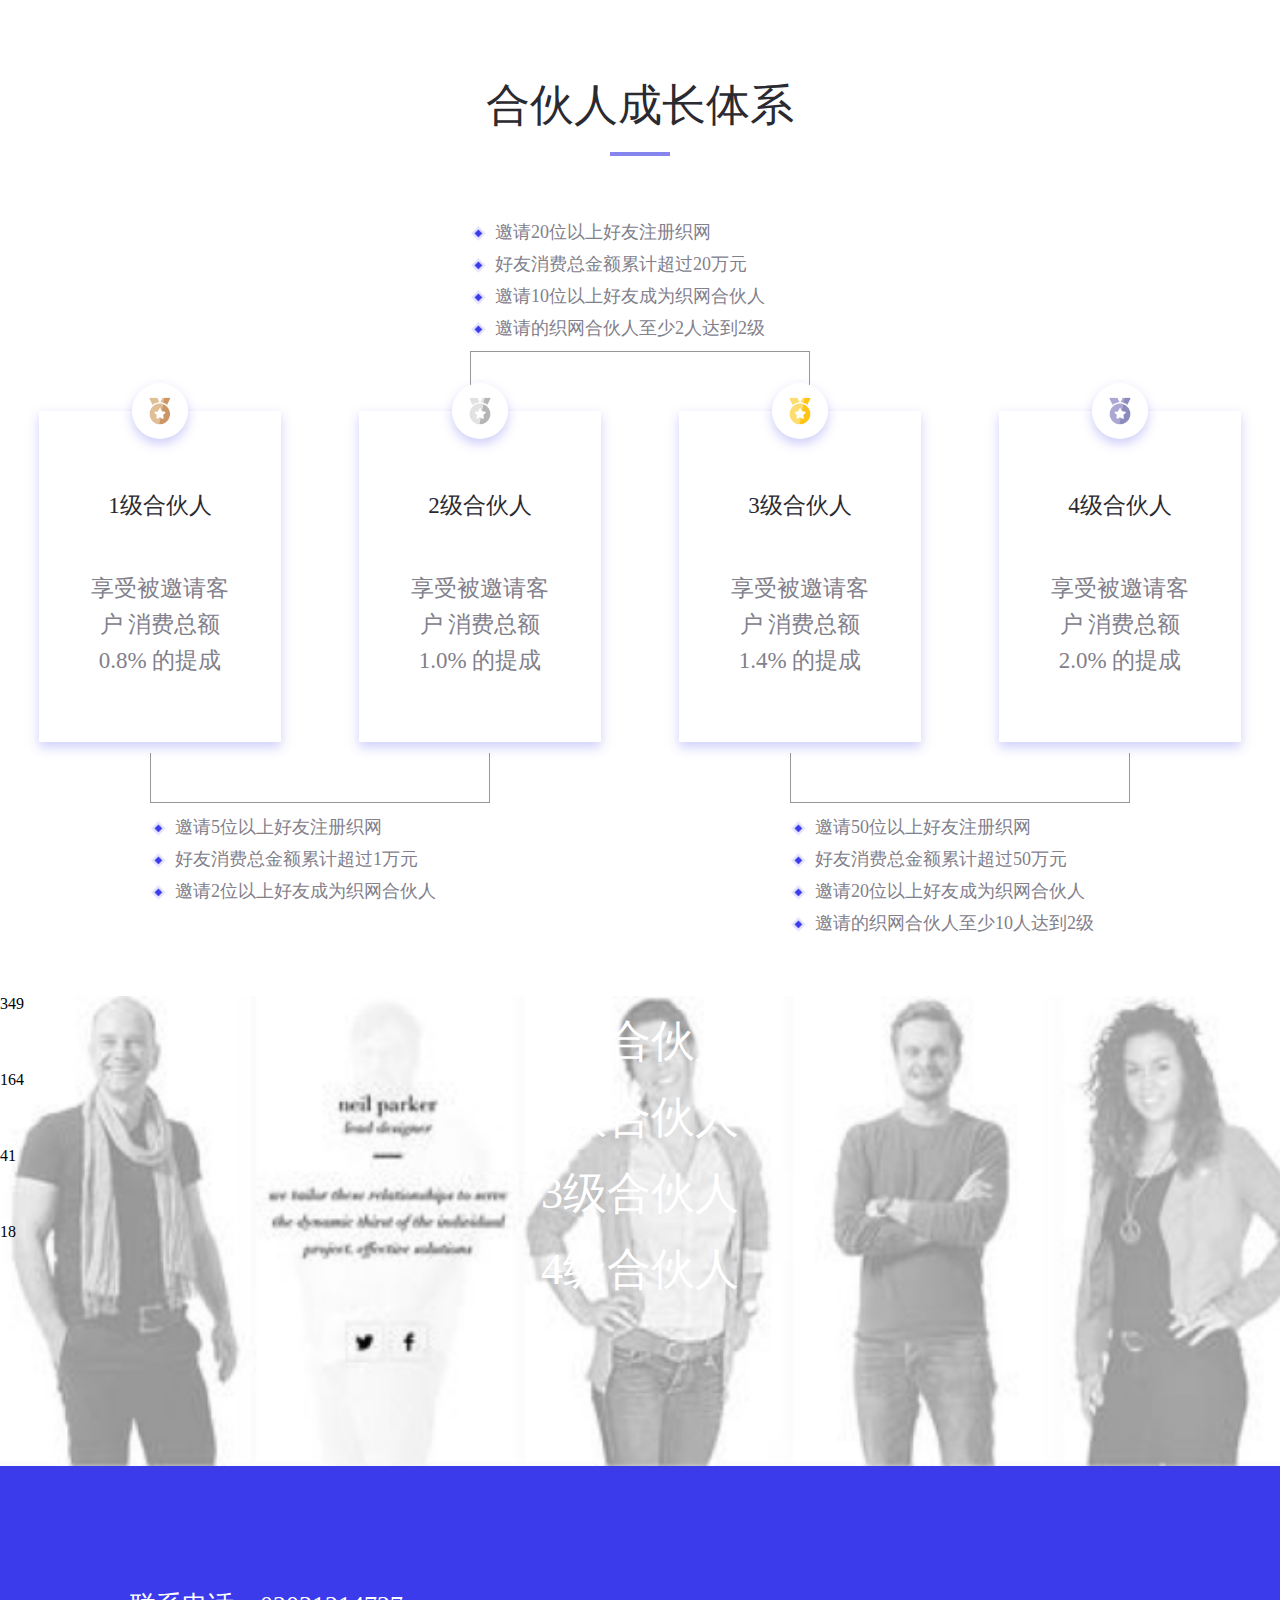
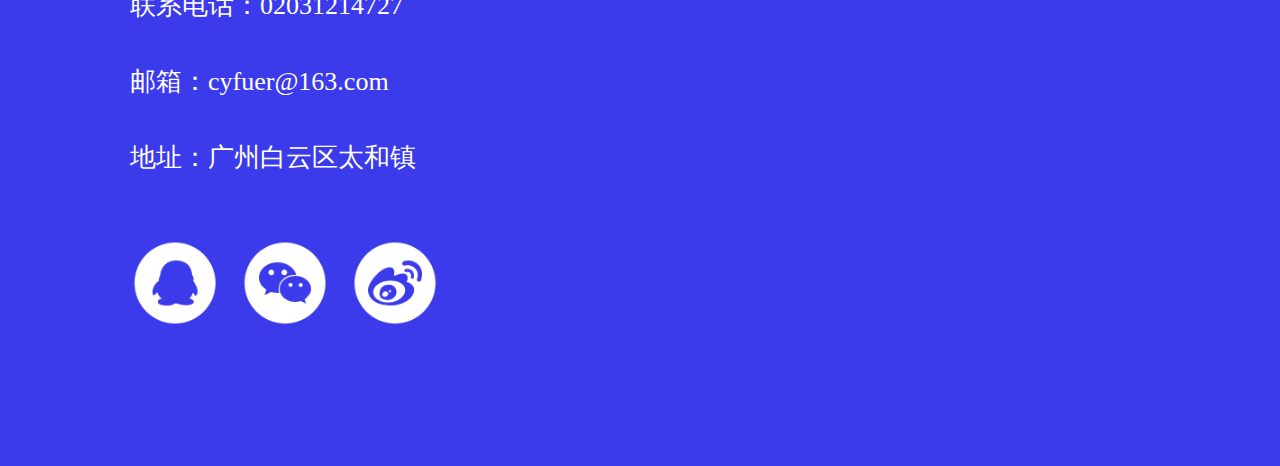
<file: page/join3.html>
<!DOCTYPE html>
<html>
	<head>
		<meta charset="UTF-8">
		<title>织网</title>
		<link rel="stylesheet" type="text/css" href="../css/reset.css"/>
		<link rel="stylesheet" type="text/css" href="../css/common.css"/>
		<link rel="stylesheet" type="text/css" href="../css/join.css"/>
	</head>
	<body>
		<section class="main-content">
			<header class="main-herder" >
				<div class="left-title">
				</div>
				<nav class="nav-right">
					<ul class="nav-list">
						<li class="nav-item">首页 <div class="line"></div>  </li>
						<li class="nav-item ">服务 <div class="line"></div> </li>
						<li class="nav-item join active">入驻 <div class="line"></div>
							<ul class="sub-nav">
								<li class="sub-nav-item" >设计师</li>
								<li class="sub-nav-item" >合伙人</li>
								<li class="sub-nav-item" >入驻</li>
							</ul>
						</li>
						<li class="nav-item">最新动态 <div class="line"></div> </li>
						<li class="nav-item">关于 <div class="line"></div> </li>
					</ul>
				</nav>
				
			</header>
			
			<div class="banner">
				
				<div class="left-txt">
					<h2 class="ban-title">全世界限时</h2>
					<h2 class="ban-title">限量招募合伙人</h2>
					<h3 class="ban-word">零 元 加 盟 · 坐 享 其 成</h3>
				</div>
				
				<div class="right-info join3">
					
					<h2 class="right-title">合伙人加盟</h2>
					
					<p class="txt-info">
						邀请客户，每一笔订单成交您
						都可以拿到一定占比的提成			
					</p>
				</div>
				
			</div>
			<div class="content">

				
				<div class="what">
					<h2 class="title-left mt60">什么是合伙人</h2>
					
					<p class="what-txt mt20">
						合伙人即织网的商业合作伙伴，合伙人只需要把需求批量生产、打版、设计、批发的客户邀请入织网让织网为其提供服务，
						受邀客户产生的每笔交易，织网会将占比总交易额一定比例的金额作为佣金奖励给该客户对应的合伙人
						(加盟说明：每月10号左右会校对合伙人奖励总额并发放至用户银行卡。织网享有调整合伙人体系的权利，并保留合伙人体系的最终解释权。)						
					</p>
					
					<ul class="w-list">
						<li class="w-item" >
							<div class="w-icon">
								0
							</div>
							<p class="w-txt">零成本</p>
						</li>
						
						<li class="w-item" >
							<div class="w-icon icon1">
							</div>
							<p class="w-txt">高回报</p>
						</li>						
						<li class="w-item" >
							<div class="w-icon icon2">
							</div>
							<p class="w-txt">耗时少</p>
						</li>							
						
						
					</ul>
					
				</div>
				
				<div class="growth">
					
					<h2 class="title-center mt60">合伙人成长体系</h2>
					
					<div class="conditions">
						<ul class="conditions-list">
							<li class="conditions-item">
								<p class="conditions-txt">
									邀请20位以上好友注册织网
								</p>
								<p class="conditions-txt">
									好友消费总金额累计超过20万元
								</p>
								<p class="conditions-txt">
									邀请10位以上好友成为织网合伙人
								</p>								
								<p class="conditions-txt">
									邀请的织网合伙人至少2人达到2级
								</p>									
							</li>
						</ul>
						<div class="line-box"></div>
					</div>
					
					
					<div class="level">
						
						<ul class="level-list">
							<li class="level-item">
								
								<div class="level-content">
									
									<div class="level-img">
										<img src="../img/join2/hehuoren1.png"/>
									</div>
									
									<div class="level-title">
										1级合伙人
									</div>
									
									<p class="level-txt">
										享受被邀请客户
										消费总额0.8%
										的提成										
									</p>
								</div>
								
							</li>
							
							
							<li class="level-item">
								
								<div class="level-content">
									
									<div class="level-img">
										<img src="../img/join2/hehuoren2.png"/>
									</div>
									
									<div class="level-title">
										2级合伙人
									</div>
									
									<p class="level-txt">
										享受被邀请客户
										消费总额1.0%
										的提成									
									</p>
								</div>
								
							</li>							
							
							<li class="level-item">
								
								<div class="level-content">
									
									<div class="level-img">
										<img src="../img/join2/hehuoren3.png"/>
									</div>
									
									<div class="level-title">
										3级合伙人
									</div>
									
									<p class="level-txt">
										享受被邀请客户
										消费总额1.4%
										的提成									
									</p>
								</div>
								
							</li>								

							<li class="level-item">
								
								<div class="level-content">
									
									<div class="level-img">
										<img src="../img/join2/hehuoren4.png"/>
									</div>
									
									<div class="level-title">
										4级合伙人
									</div>
									
									<p class="level-txt">
										享受被邀请客户
										消费总额2.0%
										的提成									
									</p>
								</div>
								
							</li>

							
						</ul>
						
						
					</div>
					
					
					
					
					<div class="conditions">
						<ul class="conditions-list" style="margin-top: 0;" >
							<li class="conditions-item">
								<p class="conditions-txt">
									邀请5位以上好友注册织网
								</p>
								<p class="conditions-txt">
									好友消费总金额累计超过1万元
								</p>
								<p class="conditions-txt">
									邀请2位以上好友成为织网合伙人
								</p>																
							</li>
							
							<li class="conditions-item">
								<p class="conditions-txt">
									邀请50位以上好友注册织网
								</p>
								<p class="conditions-txt">
									好友消费总金额累计超过50万元
								</p>
								<p class="conditions-txt">
									邀请20位以上好友成为织网合伙人
								</p>								
								<p class="conditions-txt">
									邀请的织网合伙人至少10人达到2级
								</p>									
							</li>							
							
						</ul>
						<div class="line-box-top box1"></div>
						<div class="line-box-top box2"></div>
					</div>					

					
				</div>
				

				<div class="bar">
					<ul class="bar-list">
						<li class="bar-itme">
							<div class="nums">
								349
							</div>
							<p class="bar-txt">1级合伙人</p>
						</li>
						
						<li class="bar-itme">
							<div class="nums">
								164
							</div>
							<p class="bar-txt">2级合伙人</p>
						</li>						

						<li class="bar-itme">
							<div class="nums">
								41
							</div>
							<p class="bar-txt">3级合伙人</p>
						</li>

						<li class="bar-itme">
							<div class="nums">
								18
							</div>
							<p class="bar-txt">4级合伙人</p>
						</li>

					</ul>
				</div>
				
				
				

				


				
				
		

				
				

				
				

				
				
				
				
				
				
				
			</div>


			<div class="footer">
				
				<div class="contact">
					<p class="info">联系电话：02031214727</p>
					<p class="info">邮箱：cyfuer@163.com</p>
					<p class="info">地址：广州白云区太和镇</p>
				</div>
				
				<ul class="link-list">
					<li class="link-item" >
						<img src="../img/index/contact_qq.png"/>
					</li>					
					<li class="link-item" >
						<img src="../img/index/contact_wechat.png"/>
					</li>
					<li class="link-item" >
						<img src="../img/index/contact_weibo.png"/>
					</li>								
				</ul>
				

			</div>

		
		

			
		</section>	
		<script src="../js/jquery-2.1.0.js" type="text/javascript" charset="utf-8"></script>

		
		<script type="text/javascript">
			
			$(function(){
				
			
			

					var top  = $(window).scrollTop();
	
					if( top <= 120){
						
						$(".main-herder").css({'background':'none'});
					
					} else if(top > 120)  {
					
						$(".main-herder").css({'backgroundImage': 'linear-gradient(130deg, #3B3BEB 0%, rgba(59,59,235,0.55) 100%)','backgroundColor':'#fff'});
					
					}					

				$(window).scroll(function(){
				// 滚动条距离顶部的距离 大于 200px时
				var top  = $(window).scrollTop()

				if( top <= 120){
					
					$(".main-herder").css({'background':'none'});
				
				} else if(top > 120)  {
				
					$(".main-herder").css({'backgroundImage': 'linear-gradient(130deg, #3B3BEB 0%, rgba(59,59,235,0.55) 100%)','backgroundColor':'#fff'});
				
				}
				});
})
		</script>
	</body>
</html>
</file>
<file: css/common.css>
body{
	overflow: initial !important;
}
.main-content{
	width: 100%;
	height: 100%;
	overflow: hidden;
	background: #fff;
}
.main-herder{
	position: fixed;
	height: 100px;
	width: 100%;
	top: 0;
	left: 0;
	padding: 0 68px;
	display: flex;
	background: none;
	z-index: 2000;
}
.main-herder .left-title{
	flex: 3;
}

.main-herder .nav-right{
	flex: 1.5;
	position: relative;
}

.main-herder  .nav-list{
	height: 100px;
	width: 100%;
	display: flex;
}
 .main-herder  .nav-list .nav-item{
	flex: 1;
	padding-top: 40px;
	position: relative;
	text-align: center;
	font-size: 24px;
	color: #fff;
	cursor: pointer;
}


 .main-herder  .nav-list .nav-item .line{
 	height: 4px;
 	border-radius:100px;
 	width: 0;
 	background: #fff;
 	transition: all .3s;
 	margin: auto;
 	margin-top: 20px;
 }
 
 .main-herder  .nav-list .nav-item.active  {	
 	font-weight: 600;
 }


 .main-herder  .nav-list .nav-item.active .line {	
 	width: 40px;	
 }
 
 .main-herder  .nav-list .nav-item:hover  {	
 	font-weight: 600;
 }

 .main-herder  .nav-list .nav-item:hover .line {	
 	width: 40px;	
 }

 .main-herder  .nav-list .nav-item.join:hover .sub-nav  {	
 	height: 160px;
 	padding-top: 10px;
 }




.sub-nav{
	position: absolute;
	width: 100%;
	height:0;
	top: 96%;
	padding: 0;
	border-radius:4px;
	box-shadow: 0 7px 14px -7px rgba(0,0,0,.8);
	transition: all .3s;
	overflow: hidden;
}


.sub-nav::after{
	position: absolute;
	content: '';
	height: 12px;
	width: 12px;
	transform: rotateZ(45deg);
	top: 6px;
	background: #fff;
	left: 50%;
	margin-left: -6px;
	z-index: 5;
}
.sub-nav .sub-nav-item:first-child{
	border-top-left-radius:4px;
	border-top-right-radius:4px;
}
.sub-nav .sub-nav-item:last-child{
	border-bottom-left-radius:4px;
	border-bottom-right-radius:4px;
}

.sub-nav .sub-nav-item{
	position: relative;
	background: #fff;
	height: 50px;
	line-height: 50px;
	font-size: 18px;
	color: #3B3BEB;
	transition: all .3s;
	text-align: center;
	z-index: 10;
}

.sub-nav .sub-nav-item:hover{
	background-image: -webkit-linear-gradient(130deg, #3B3BEB 0%, rgba(59,59,235,0.55) 100%);
	background-image: -moz-linear-gradient(130deg, #3B3BEB 0%, rgba(59,59,235,0.55) 100%);
	background-image: -o-linear-gradient(130deg, #3B3BEB 0%, rgba(59,59,235,0.55) 100%);
	background-image: linear-gradient(130deg, #3B3BEB 0%, rgba(59,59,235,0.55) 100%);	
	color: #fff;
}






.banner{
	width: 100%;
	height: 100vh;
	min-height: 500px;
	padding-top: 100px;
	background-image: -webkit-linear-gradient(130deg, #3B3BEB 0%, rgba(59,59,235,0.55) 100%);
	background-image: -moz-linear-gradient(130deg, #3B3BEB 0%, rgba(59,59,235,0.55) 100%);
	background-image: -o-linear-gradient(130deg, #3B3BEB 0%, rgba(59,59,235,0.55) 100%);
	background-image: linear-gradient(130deg, #3B3BEB 0%, rgba(59,59,235,0.55) 100%);	
}

.banner .banner-txt{
	font-size: 34px;
	color: #FFFFFF;
	width: 100%;
	text-align: center;
}

.banner .banner-title{
	font-size: 76px;
	color: #FFFFFF;
	width: 100%;
	padding: 0 130px;
	text-align: center;
	margin-top: 12%;
	line-height: 100px;
}




.title-center{
	position: relative;
	width: 100%;
	text-align: center;
	height: 100px;
	line-height: 100px;
	font-size: 44px;
	color: #2A2A30;	
}
.title-center::after{
	content: '';
	position: absolute;
	height: 4px;
	width: 60px;
	background: #8585ED;
	left: 50%;
	margin-left: -30px;
	bottom: 0;
}

.title-left{
	position: relative;
	width: 100%;
	text-align: left;
	height: 100px;
	line-height: 100px;
	font-size: 44px;
	color: #2A2A30;	
}
.title-left::after{
	content: '';
	position: absolute;
	height: 4px;
	width: 60px;
	background: #8585ED;
	left: 0;
	bottom: 0;
}




  .footer{
  	height: 600px;
  	padding: 0 130px;
  	background: #3B3BEB;
  }
 
.contact{
	padding-top: 120px;
	height: auto;
	width: 100%;
}
.contact .info{
	color: #fff;
	height: 40px;
	line-height: 40px;
	font-size: 26px;
	color: #FFFFFF;
	text-align: left;
	margin-bottom: 36px;	
}

.link-list{
	width: 400px;
	height: 100px;
	margin-top: 60px;
}
.link-list .link-item{
	height: 100px;
	width: 100px;
	margin-right: 10px;
	float: left;
}
.link-list .link-item img {
	height: 90px;
	width: 90px;
}
.mt20{
	margin-top: 20px;
}
.mt60{
	margin-top: 60px;
}
.mt100{
	margin-top: 100px;
}
</file>
<file: css/index.css>
.content{
	height: auto;
	background: #fff;
	width: 100%;
	padding: 0 130px;
}

.content-box{
	border-top:1px solid #fff ;
	width: 100%;
	height: auto;
	
}
.content-box .title{	
	position: relative;
	height: 100px;
	line-height: 100px;
	font-size: 44px;
	color: #2A2A30;	
	margin-top: 200px;
}
.content-box .title::after{
	position: absolute;
	content: '';
	left: 0;
	bottom: 0;
	height: 5px;
	width: 60px;
	background: #8585ED;
}


				
.instructions{
	width: 1100px;
	font-size: 23px;
	line-height: 38px;
	color: #2A2A30;
	text-align: left;
	margin-top: 20px;	
}

.instructionsList{
	width: 1200px;
	display: flex;
	height: 400px;
	margin-top: 40px;

}
.instructionsItem{
	flex: 1;
	text-align: center;
}

.instructionsItem .b-btn{
	margin-bottom: 20px;
	background: #3B3BEB;
	border-radius: 8px;
	width: 176px;
	height: 47px;
	line-height: 47px;
	text-align: center;
	font-size: 21px;
	color: #FFFFFF;	
	outline: none;	
	border: none;
}
.instructionsItem  .txt-info{
	font-size: 23px;
	color: #82808B;	
	text-align: center;
	height: 40px;
	line-height: 40px;
}
.about{
	position: relative;
	height: auto;
	width: 100%;
	padding:  0 130px;
}

.info-content{
	width: 960px;
	position: relative;
	left: 0;
	padding-top: 150px;
}
 .info-content.right-box{
 	left: 43%;
 }
 .info-content .sub-title{
	width: 100%;
	height: 100px;
}


 .info-content.right-box .sub-title{
 	padding-left: 356px;
 }

 .info-content .sub-title .numbers{
 	height:100px;
 	width: 112px;
 	float: left;
	opacity: 0.3;
	font-family: TsukuBRdGothic-Regular;
	font-size: 100px;
	color: #3B3BEB; 	
 }
 .info-content .title-box{
 	height: 100px;
 	width: 300px;
 	float: left;
 	margin-left: 20px;
 }
 .info-content  .title-box .title-txt{
	font-size: 36px;
	color: #3B3BEB;
	height: 60px;
	line-height: 70px;  	
  }
 .info-content .title-box .title-txt-sub{
	font-size: 28px;
	color: #3B3BEB;
	height: 40px;
	line-height: 30px; 	
 }
 .info-content .info-list{
	width: 100%;
	height: auto;
}
 .info-content .info-list .info-item{
	font-size: 23px;
	color: #82808B; 
	margin-top: 45px;
	line-height: 36px;
	padding-left: 140px;
	background: url(../img/index/bluepoint1.png) no-repeat  109px 10px ;
	background-size:16px 16px;	
 }

.convenient{
	padding: 0 130px;
	width: 100%;
	height: 400px;

}

.convenient	.conv-content{
		width: 600px;
		float: right;
		height: 400px;
		margin-top: 260px;
		margin-bottom:100px ;
	}
	
 .convenient .conv-content .con-title{
		font-size: 44px;
		color: #2A2A30;	
		height: 100px;
		line-height: 100px;
		text-align: left;
		position: relative;
}
 .convenient .conv-content .con-title::after{
 	position: absolute;
 	content: '';
 	width: 60px;
 	height: 4px;
 	background: #8585ED;
 	bottom: 0;
 	left: 0;
 }
 .convenient .conv-content .con-txt{
	font-size: 23px;
	color: #82808B;
	margin-top: 20px;
	line-height: 36px; 	
 }
.convenient .conv-content .con-list{
	height: 120px;
	margin-top: 80px;
	width: 100%;
	display: flex;
}	
.convenient .conv-content .con-list .con-item{
	flex: 1;
	text-align: center;
}
.con-list .con-item p{
	font-size: 23px;
	color: #82808B;	
	text-align: center;
}
.con-list .con-item .bianli{
	height: 46px;
	width: 46px;
	margin-bottom: 10px;
}
.client-side{
	
	height: 100vh;
	width: 100%;
	min-height: 900px;
	display: flex;
	position: relative;
	
}

.blue-side{
	flex: 1;
	background: #3B3BEB;
}

.blue-side .side-list{
	width: 100%;
	height: 600px;
	
}
.blue-side .side-list .side-item{
	padding-right: 220px;
	height: 600px;
	padding-top: 25%;
}
.blue-side .side-list .side-item .side-title{
	font-size: 44px;
	color: #FFFFFF;
	height: 100px;
	width: 100%;
	float: left;
	text-align: right;
	line-height: 100px;	
}

.blue-side .side-list .side-item .side-txt{
	width: 400px;
	text-align: right;
	float: right;
	font-size: 28px;
	color: #FFFFFF;	
	line-height: 46px;
	margin-bottom: 100px;
}
.blue-side .side-list .side-item .can{
	font-size: 23px;
	color: #C3BCF4;
	float: right;
	margin-bottom: 20px;
	width: 100%;
	text-align: right;
	padding-right: 20px;
	background: url(../img/index/bluepoint2.png) no-repeat 100% 6px;
	background-size:16px 16px;	
}


.white-side{
	flex: 1;
	background: #fff;
}

.white-side .phone{
	margin-top: 160px;
	margin-left: 200px;
	height: 610px;
	width: auto;
}

.client-side .side-btn-list{
	position: absolute;
	top: 50%;
	left: 50%;
	margin-left: -65px;
	margin-top: -300px;
	height: 650px;
	width: 120px;
	background: none;
}
.client-side .side-btn-list .btn-item{
	height: 120px;
	width: 120px;
	margin: auto;
	margin-bottom: 10px;
	border-radius:50% ;
	background: none;
	text-align: center;
	position: relative;
	border: 2px solid #6767ED;
	
}

.client-side .side-btn-list .btn-item .img-box{
	position: absolute;
	top: 50%;
	left: 50%;
	margin-left: -45px;
	margin-top: -45px;
	height: 90px;
	width: 90px;
	border-radius:50% ;
	box-shadow: 0 0 10px -1px rgba(0,0,0,.3);
	background: #fff;
	cursor: pointer;
	transition: all .3s;
}
.client-side .side-btn-list .btn-item .img-box:hover{
	background: #3B3BEB;
}


.client-side .side-btn-list .btn-item .btn-img{
	height: auto;
	margin-top: 14px;
	width: 60px;
}


.percentum{
	padding: 0 130px;
	width: 100%;
	margin-top: 160px;
}

.percentum-list{
	height: 260px;
	width: 100%;
	display: flex;
}
.percentum-list .percent-item{
	flex: 1;
	text-align: center;
}

.percentum-list .percent-item .per-img{
	width: 200px;
	height: auto;
}
.percentum-list .percent-item p{
	width: 100%;
	text-align: center;
	height: 30px;
	line-height: 30px;
	font-size: 28px;
	color: #2A2A30;	
	margin-top: 15px;
}


.map-content{
	height: 100vh;
	min-height: 900px;
	padding-top: 100px;
}
.num-list{
	height: 40px;
	width: 180px;
	margin: auto;
	margin-top: 20px;
}
.num-list .num{
	font-size: 28px;
	height: 40px;
	width: 40px;
	float: left;
	line-height: 40px;
	text-align: center;
	color: #333;
	border:1px solid #ededed;
	border-radius:4px;
	margin-right: 5px;
}

.swiper-container{
	height: 100px;
	width: 95%;
	overflow: hidden;
	padding: 0 60px;
	position: relative;
	margin: auto;
}

 .swiper-container .city-name{
 	font-size: 24px;
 	margin-top: 20px;
 	text-align: center;
 	color: #333;
 }
  .swiper-container .total {
  	font-size: 18px;
  	margin-top: 20px;
  	text-align: center;
  	color: #666;
  	
  }
</file>
<file: css/join.css>
.left-txt{
	margin-top: 10%;
	width: 45%;
	float: left;
	padding-left: 130px;
}

.ban-title{
	font-size: 76px;
	color: #FFFFFF;
	margin-bottom: 20px;
	text-align: left;	
}
.ban-word{
	font-size: 34px;
	color: #FFFFFF;	
	text-align: left;
	margin-top: 60px;
}


.right-info{
	width: 462px;
	float: right;
	height: 587px;
	margin-right: 130px;
	margin-top: 5%;
	background: url(../img/join1/board1.png) no-repeat 50% 50%;
	background-size:cover ;
	box-shadow: 0 8px 21px 0 #565464;
	border-radius: 33px;
	padding: 40px;
	padding-top: 240px;
		
}
.right-info.join2{
	background: url(../img/join2/board2.png) no-repeat 50% 50%;
	background-size:cover ;
}

.right-info.join3{
	background: url(../img/join2/board2.png) no-repeat 50% 50%;
	background-size:cover ;
}



.right-info .right-title{
	position: relative;
	height: 100px;
	line-height: 100px;
	font-size: 46px;
	color: #FFFFFF;	
	
}
.right-info .right-title::after{
	position: absolute;
	content: '';
	height: 4px;
	width: 60px;
	background: #FFFFFF;
	bottom: 0;
	left: 0;
}
.right-info .txt-info{
	margin-top: 20px;
	font-size: 30px;
	color: #FFFFFF;
	text-align: left;
	line-height: 40px;	
}

.content{
	width: 100%;
}

.advantage{
	width: 100%;
	margin-top: 100px;
}

.adv-list{
	width: 80%;
	margin: auto;
	height: 500px;
	display: flex;
	margin-top: 60px;
}

.adv-item{
	flex: 1;
	text-align: center;
	padding: 20px;
}
.adv-item img{
	height: 80px;
	width: 80px;
}

.adv-title{
	position: relative;
	font-size: 36px;
	color: #2A2A30;	
	text-align: left;
	width: 100%;
	height: 120px;
	line-height: 120px;
	border-bottom: 3px solid  #E5E5E5;
}
.adv-title::after{
	position: absolute;
	content: '';
	height: 3px;
	width: 40px;
	bottom: -3px;
	left: 0;
	background: #2A2A30;
}

.adv-con{
	font-size: 23px;
	color: #82808B;
	line-height: 36px;
	text-align: left;
	margin-top: 30px;	
}

.benefits-list{
	width: 100%;
	margin-top: 60px;
	height: 2650px;
}

.benefits-item{
	width: 70%;
	height: 500px;
}
.benefits-item.left-side{
	margin-left: 130px;
	float: left;
}


.benefits-item.right-side{
	float: right;
	margin-right: 130px;
}

.benefits-item.mid-side{
	width: 100%;
	float: left;
	text-align: center;
}
.benefits-item.big-side{
	width: 100%;
	float: left;
}



.benefits-item.left-side  img{
	float: left;
}
.benefits-item.right-side  img{
	float: right;
}

.benefits-item.big-side  img{
	float: right;
	width: 60%;
	height: auto;
}


.benefits-item.left-side  .ben-content{
	float: left;
}
.benefits-item.right-side  .ben-content{
	float: right;
}

.benefits-item.big-side  .ben-content{
	float: left;
	padding-left: 130px;
	margin: 0;
	width: 40%;
}
.point-content{
	position: relative;
	top: -68px;
	width: 700px;
	height: 452px;
	margin-right: 80px;
	display: inline-block;	
}
.point{
	margin-top: 180px !important;
	height: 1100px;
}
.point-sub-title{
	font-size: 28px;
	color: #2A2A30;
	line-height: 38px;
	text-align: center;	
}

 .point-txt{
	font-size: 23px;
	color: #82808B;
	line-height: 38px;
	text-align: center;
}

.benefits-item.mid-side  .ben-content{
	position: relative;
	top: -88px;
	text-align: left;
	margin-left: 120px;
	display: inline-block;
}



.benefits-item img{
	height: 452px;
	width: auto;
}

.ben-content {
	width: 500px;
	margin-left: 60px;
	height: 452px;
}

.ben-title{
	height: 56px;
	text-align: left;
	overflow: hidden;
	font-size: 40px;
	color: #3B3BEB;
	margin-top: 10px;
	margin-bottom: 20px;
	line-height: 56px;	
}

.num-box{
	height: 160px;
	text-align: left;
	overflow: hidden;
	width: 100%;
	position: relative;
}
.num-box .nums{
	position: absolute;
	font-size: 160px;
	color: #E5E5E5;
	top: 40px;
}


.info-list{
	width: 100%;
	height: auto;
}
.ben-txt{
	width: 100%;
	padding-left: 40px;
	font-size: 23px;
	color: #82808B;
	overflow: hidden;
	line-height: 36px;
	margin-bottom: 20px;
	background: url(../img/index/bluepoint1.png) no-repeat 10px 12px;
	background-size:14px 14px;	
}


.benefits .title-left{
	margin-left: 130px;
}

.factory{
	width: 100%;
}


.serv-txt{
	width: 100%;
	text-align: center;
	font-size: 23px;
	color: #82808B;
	margin-bottom: 15px;	
}

.serv-list{
	width: 100%;
	padding: 0 130px;
	margin-top: 70px;
	height: 300px;
	display: flex;
}
.serv-item{
	flex: 1;
	text-align: center;
	
}
.serv-item img{
	height: 70px;
	width: 70px;
}

.serv-name{
	position: relative;
	width: 100%;
	text-align: center;
	margin-top: 20px;
	margin-bottom: 40px;
	font-size: 23px;
	height: 60px;
	line-height: 60px;
	color: #2A2A30;	
}

.serv-item .content-txt{
	font-size: 23px;
	color: #82808B;
	text-align: center;	
	margin-bottom: 15px;
}

.serv-name.line::after{
	content: '';
	position: absolute;
	height: 3px;
	width: 30px;
	bottom: 0;
	left: 50%;
	margin-left: -15px;
	background: #2A2A30;
}


.smart-list{
	width: 100%;
	margin-top: 60px;
	padding: 0 130px;
	height: 1100px;
	display: flex;
}

.sm-left,.sm-right{
	flex: 1;
}
.sm-mld{
	flex: 1.3;
	position: relative;
}

.smart-info{
	height: auto;
	width: 100%;
}
.smart-item{
	height: auto;
	width: 100%;
}

.sm-left .smart-item{
	padding-left: 90px;
}
.sm-right .smart-item{
	padding-right: 90px;
}

.smart-item.item1{
	background: url(../img/join1/smart/autoOrder1.png) no-repeat 0 50px;
	background-size:60px 60px;
}

.smart-item.item2{
	background: url(../img/join1/smart/autoOrder3.png) no-repeat 0 50px;
	background-size:60px 60px;
}

.smart-item.item3{
	background: url(../img/join1/smart/autoOrder5.png) no-repeat 0 50px;
	background-size:60px 60px;
}

.smart-item.item4{
	background: url(../img/join1/smart/autoOrder2.png) no-repeat 100% 50px;
	background-size:60px 60px;
}

.smart-item.item5{
	background: url(../img/join1/smart/autoOrder4.png) no-repeat 100% 50px;
	background-size:60px 60px;
}

.smart-item.item6{
	background: url(../img/join1/smart/autoOrder6.png) no-repeat 100% 50px;
	background-size:60px 60px;
}

.sm-right .sm-title{
	text-align: right;
}

.sm-title{
	font-size: 36px;
	color: #3B3BEB;
	text-align: left;
	height: 100px;
	line-height: 100px;
}

.sm-txt{
	font-size: 23px;
	color: #82808B;
	line-height: 38px;
	text-align: left;	
}


.btns{
	position: absolute;
	outline: none;
	cursor: pointer;
	left: 50%;
	bottom: 200px;
	margin-left: -210px;
	height: 108px;
	width: 420px;
	transition: all .3s;
	background: #3B3BEB;
	box-shadow: 0 12px 12px 0 #8484F0;
	border-radius: 100px;
	border: none;
	font-size: 44px;
	color: #FFFFFF;		
}
.btns:hover{
	opacity: .9;	
}

.bar-mid{
	height: 400px;
	width: 100%;
	padding-top: 140px;
	background: url(../img/server/usSer/service_w4.png) no-repeat 50% 50%;
	background-size:cover ;
}

.bar-txt{
	font-size: 44px;
	color: #FFFFFF;
	width: 100%;
	padding:0 300px;
	line-height: 60px;
	text-align: center;	
}

.btn-box{
	height: 100px;
	text-align: center;
	width: 100%;
	margin: 30px 0;
}

.btnA{
	border: 1px solid #2A2A30;
	height: 50px;
	width: 156px;
	
	font-size: 23px;
	color: #333;
	cursor: pointer;
	outline: none;
	background: #fff;
}
.btnA:hover{
	opacity: .9;
}

.bar{
	width: 100%;
	height: 470px;
	background: url(../img/bar.jpg) no-repeat 50% 0;
	background-size:cover ;
}

.designer{
	
	height: auto;
	width: 100%;
	margin-top: 100px;
}

.designer-lisy{
	height: 1500px;
	width: 100%;
	display: flex;
}
.des-item{
	flex: 1;
}
.big-designer{
	position: relative;
	height: 1000px;
	line-height: 1000px;
	width: 100%;
}

.small-designer{
	position: relative;
	height: 500px;
	line-height: 500px;
	width: 100%;
}
.des-name{
	position: absolute;
	height: 100%;
	text-align: center;
	width: 100%;
	opacity: 0;
	font-size: 44px;
	color: #FFFFFF;	
	transition: all .3s;
	background: rgba(59,59,235,.65);
}
.small-designer:hover .des-name{
	opacity: 1;
}

.big-designer:hover .des-name{
	opacity: 1;
}

.designer1{
	background: url(../img/server/usSer/user/man1.png) no-repeat 50% 50%;
	background-size:cover ;
}
.designer2{
	background: url(../img/server/usSer/user/man2.png) no-repeat 50% 50%;
	background-size:cover ;
}

.designer3{
	background: url(../img/server/usSer/user/man3.png) no-repeat 50% 50%;
	background-size:cover ;
}

.designer4{
	background: url(../img/server/usSer/user/man4.png) no-repeat 50% 50%;
	background-size:cover ;
}

.designer5{
	background: url(../img/server/usSer/user/man5.png) no-repeat 50% 50%;
	background-size:cover ;
}

.designer6{
	background: url(../img/server/usSer/user/man6.png) no-repeat 50% 50%;
	background-size:cover ;
}

.designer7{
	background: url(../img/server/usSer/user/man7.png) no-repeat 50% 50%;
	background-size:cover ;
}


.process{
	height: 800px;
	width: 100%;
}

.process-list{
	width: 70%;
	margin: auto;
	margin-top: 80px;
	height: 300px;
	display: flex;
}


.process-item{
	flex: 1;
	position: relative;
}

.process-step{
	position: relative;
	height: 160px;
	width: 160px;
	line-height: 160px;
	border-radius:50% ;
	font-size: 32px;
	color: #565464;
	background: #fff;
	z-index: 100;
	border: 1px solid #2A2A30;
	text-align: center;
	margin:30px auto;	
}

.process-step::after{
	position: absolute;
	content: '';
	height: 2px;
	width:180px;
	left: 100%;
	top: 50%;
	margin-top: -1px;
	background: #2A2A30;
	z-index: 50;
}

.process-item:last-child .process-step{
	overflow: hidden;
}



.what{
	padding: 0 130px;
	height: auto;
}

.what-txt{
	font-size: 23px;
	color: #82808B;
	line-height: 36px;
	text-align: left;
	width: 70%;
}


.w-list{
	height: 300px;
	width: 60%;
	display: flex;
}

.w-item{
	flex: 1;
	text-align: center;
	padding-top: 50px;
}

.w-icon{
	height: 90px;
	width: 90px;
	border-radius:50%;
	text-align: center;
	line-height: 90px;
	font-size: 37px;
	color: #FFFFFF;	
	margin: auto;
	background: #3B3BEB;
}
 .w-icon.icon1{
	background: #3B3BEB url(../img/join2/hehuo2.png) no-repeat 50% 50%;
	background-size:50px 50px;
}
 .w-icon.icon2{
	background: #3B3BEB url(../img/join2/hehuo3.png) no-repeat 50% 50%;
	background-size:50px 50px;
}
.w-txt{
	margin-top: 25px;
	font-size: 36px;
	color: #2A2A30;
	text-align: center;	
}

.conditions{
	height: 185px;
	width: 100%;
	position: relative;
}
.conditions-list{
	height: 185px;
	margin-top: 60px;
	width:100%;
	display: flex;
}
.conditions-item{
	flex: 1;
}
.conditions-txt{
	width: 340px;
	padding-left: 25px ;
	text-align: left;
	margin: auto;
	font-size: 18px;
	color: #82808B;	
	line-height: 32px;
	background: url(../img/index/bluepoint.png) no-repeat 0 9px;
	background-size:16px 16px;
}

.line-box{
	position: absolute;
	bottom: 0;
	left: 50%;
	margin-left: -170px;
	width: 340px;
	height: 50px;
	border: 1px solid #979797;
	border-bottom: none;
}
.line-box-top{
	
	position: absolute;
	top: -58px;
	left: 25%;
	margin-left: -170px;
	width: 340px;
	height: 50px;
	border: 1px solid #979797;
	border-top:none;
		
}

.line-box-top.box1{
	
	left: 25%;
	
}

.line-box-top.box2{
	
	left: 75%;
	
}


.level-list{
	width: 100%;
	height: 400px;
	margin-top: 10px;
	display: flex;
}

.level-item{
	flex: 1;
	text-align: center;
}

.level-content{
	position: relative;
	width: 242px;
	height: 331px;
	margin: auto;
	padding-top: 30px;
	background: #FFFFFF;
	box-shadow: 0 5px 11px 0 rgba(59,59,235,0.25);	
}
.level-img{
	position: absolute;
	top: -28px;
	left: 50%;
	margin-left: -28px;
	height: 56px;
	border-radius:50% ;
	width: 56px;
	text-align: center;
	background: #FFFFFF;
	box-shadow: 0 5px 11px 0 rgba(59,59,235,0.25);	
}
.level-img img{
	width: 44px;
	height: auto;
	margin-top: 6px;
}
.level-title{
	font-size: 23px;
	color: #2A2A30;
	text-align: center;
	height: 130px;
	line-height: 130px;
}
.level-txt{
	font-size: 23px;
	color: #82808B;
	line-height: 36px;
	padding:50px;
	padding-top: 0;	
}
</file>
